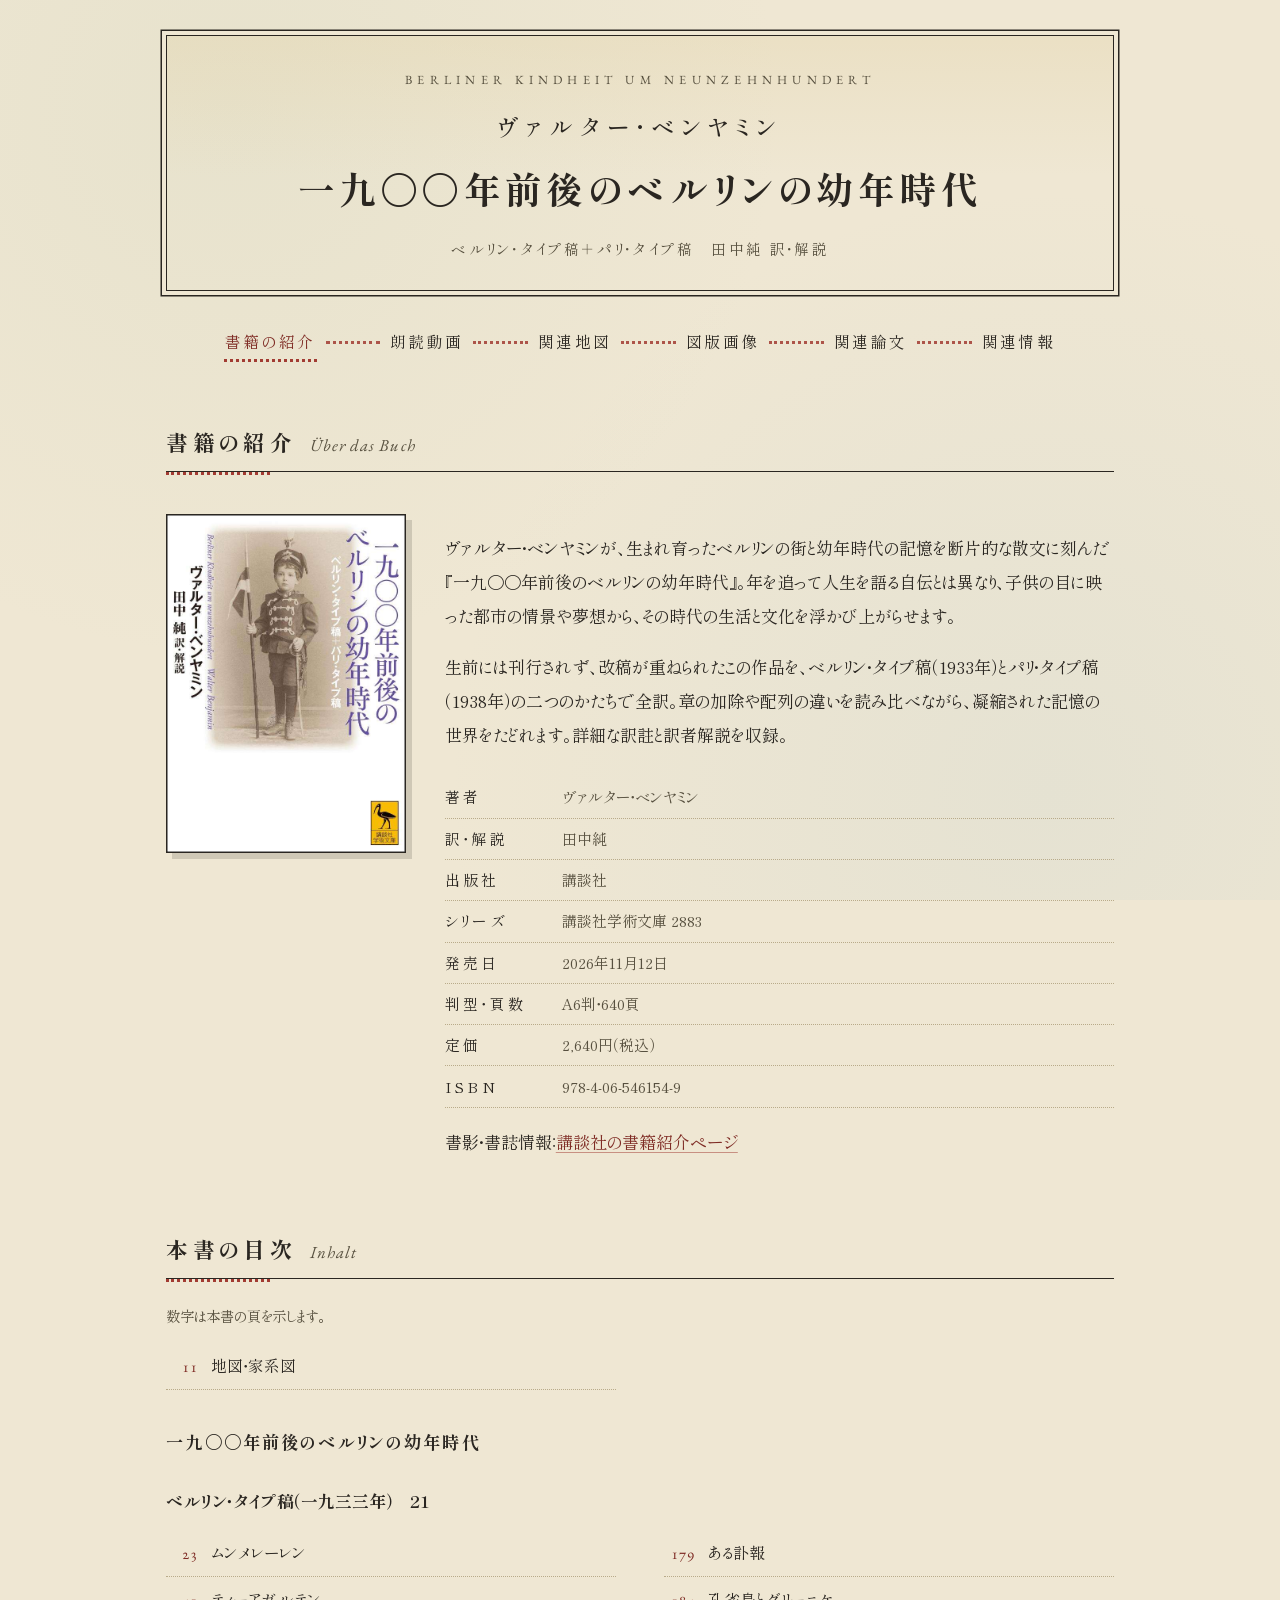
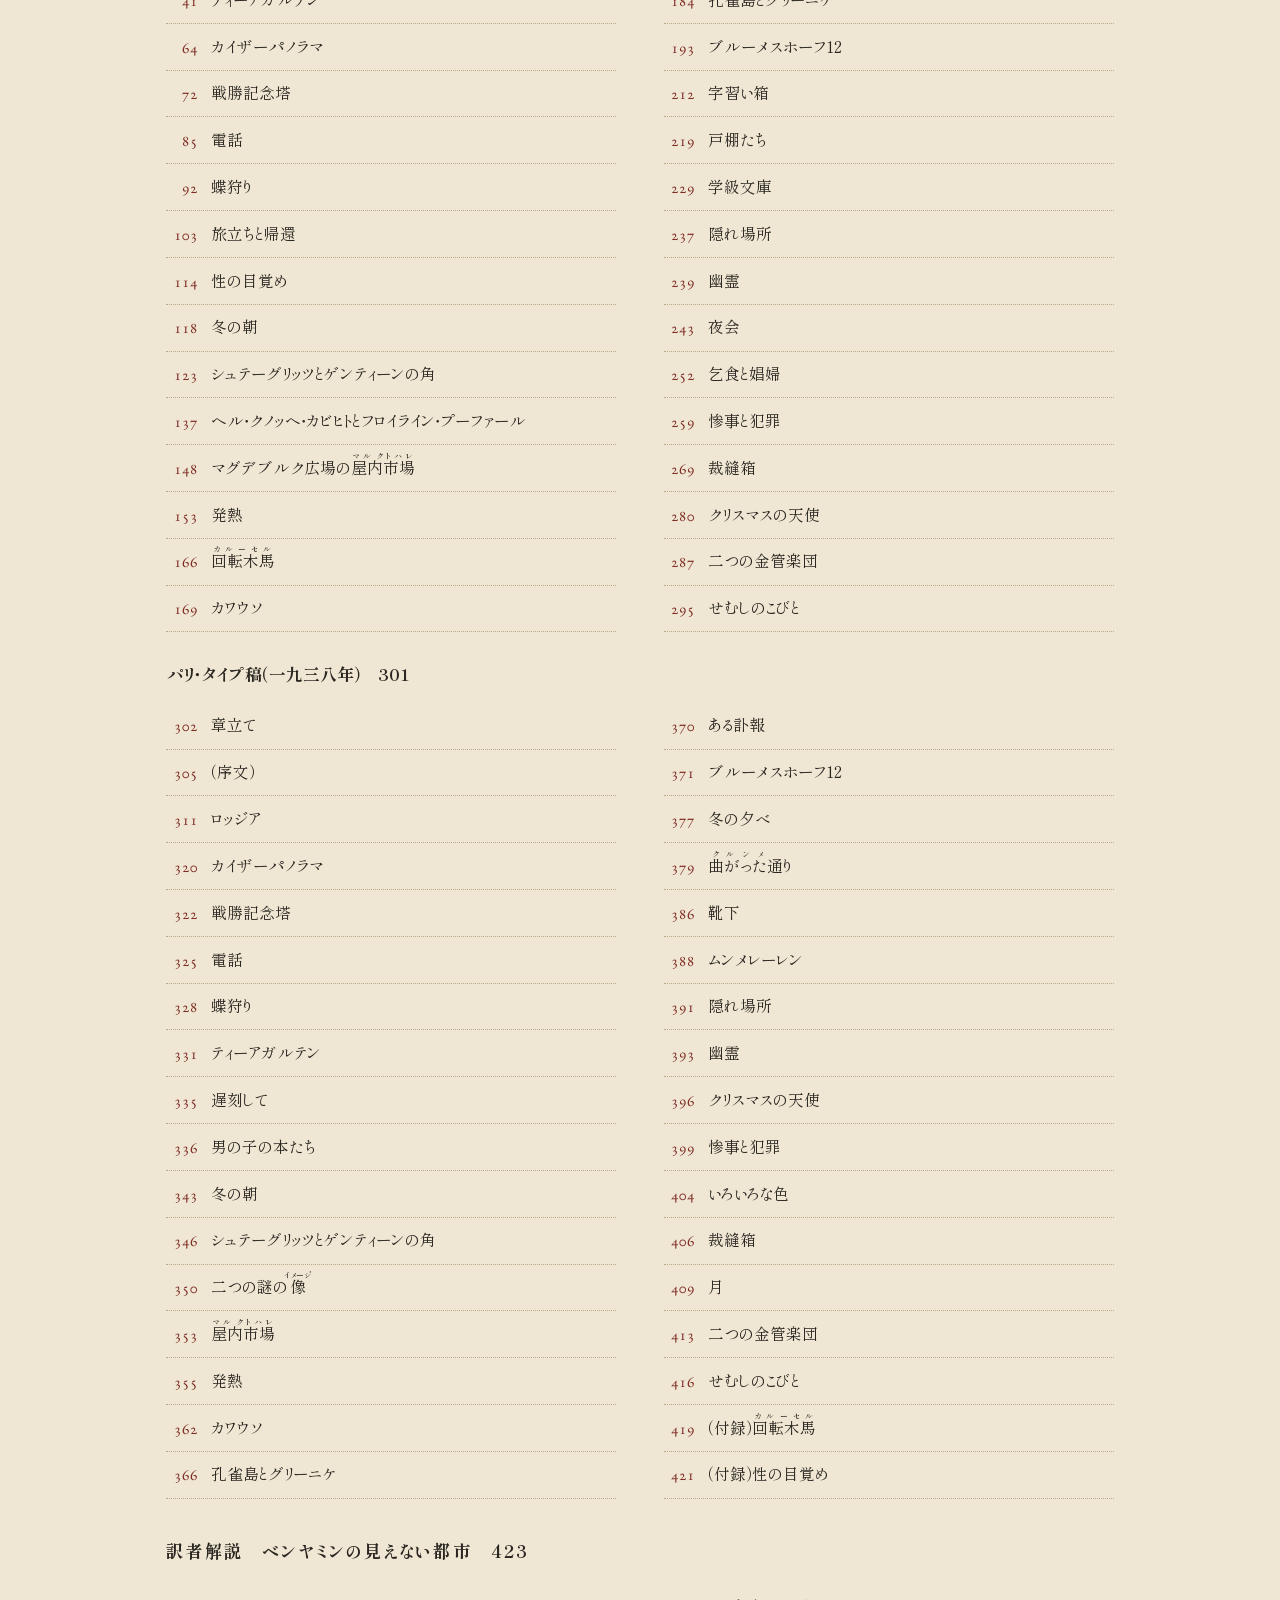
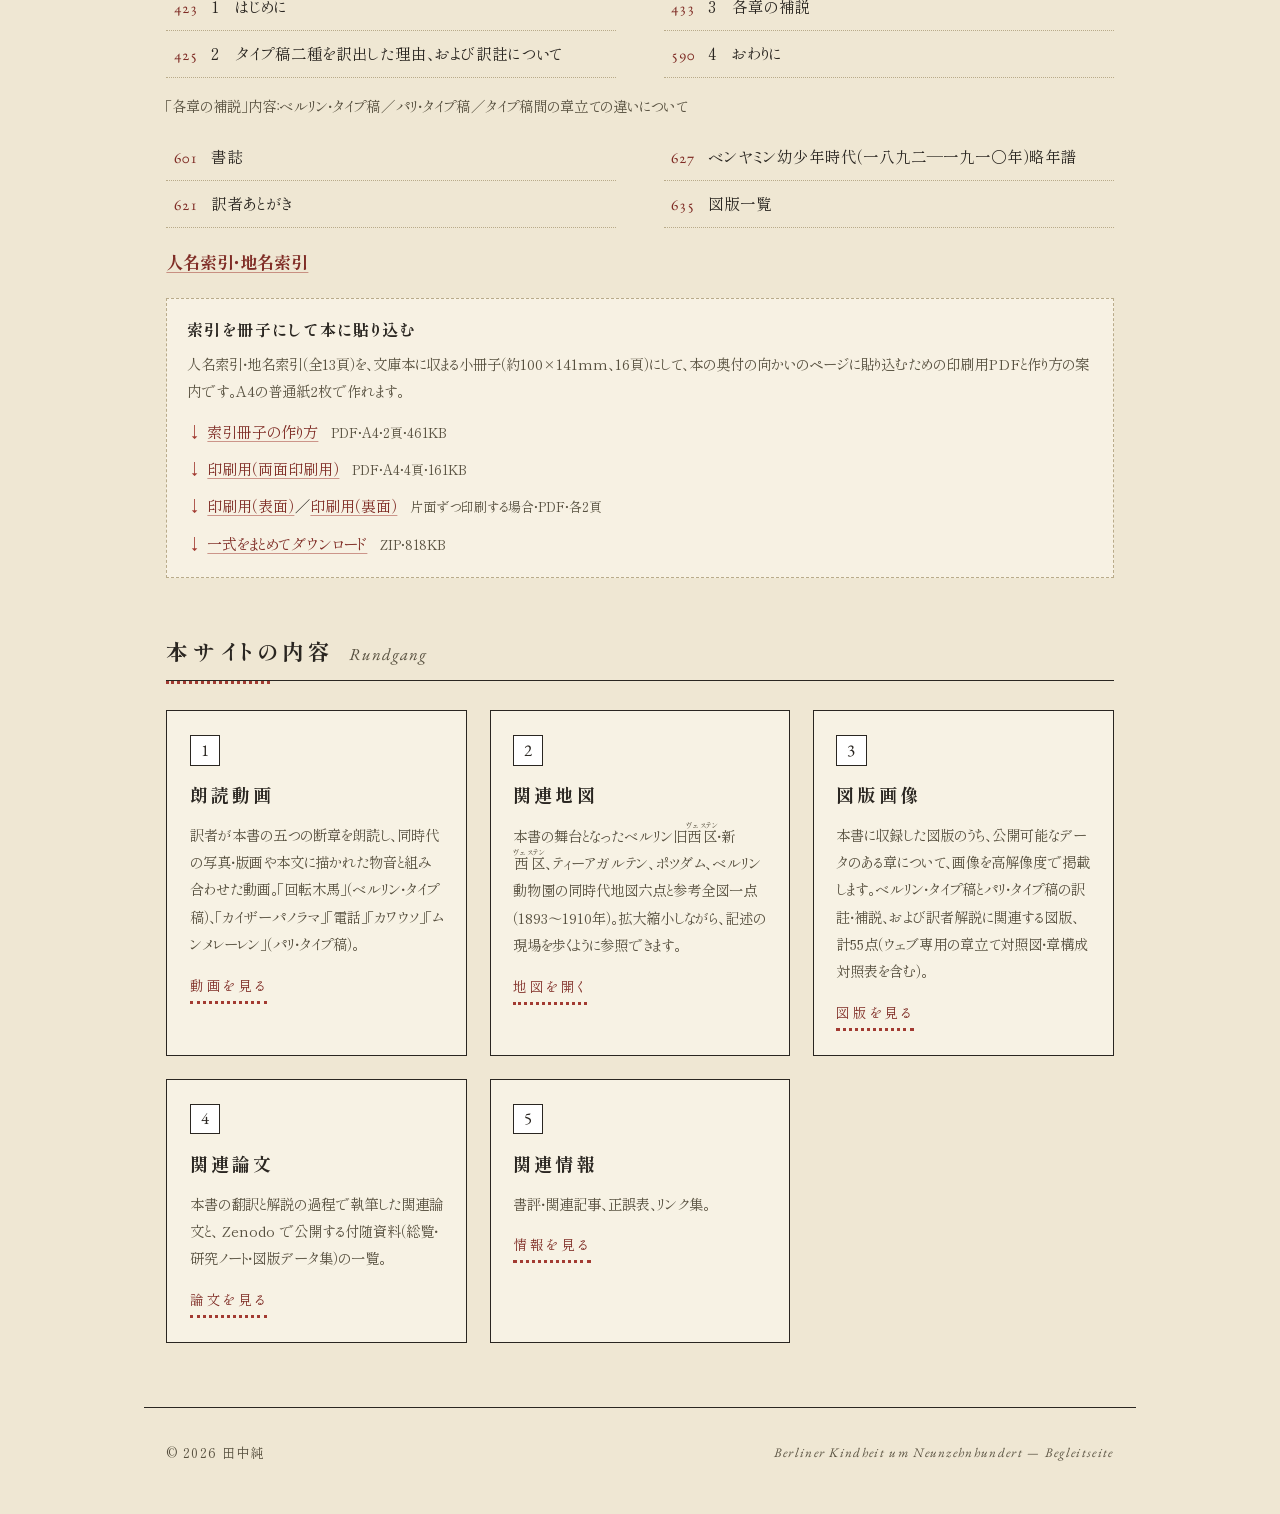
<file: index.html>
<!DOCTYPE html>
<html lang="ja">
<head>
<meta charset="UTF-8">
<meta name="viewport" content="width=device-width, initial-scale=1.0">
<title>ベンヤミン『一九〇〇年前後のベルリンの幼年時代』刊行記念サイト</title>
<meta name="description" content="ヴァルター・ベンヤミン『一九〇〇年前後のベルリンの幼年時代』（田中純 訳・解説、講談社学術文庫）の刊行記念サイト。訳者による朗読動画5本、地図7点、図版55点、関連論文・研究資料を掲載。">
<meta property="og:title" content="ベンヤミン『一九〇〇年前後のベルリンの幼年時代』刊行記念サイト">
<meta property="og:description" content="田中純 訳・解説（講談社学術文庫、2026年11月12日発売）。朗読動画、関連地図、図版画像、関連論文、索引冊子。">
<meta property="og:image" content="https://berliner-kindheit.jp/images/ogp/index.jpg">
<meta property="og:image:width" content="1200">
<meta property="og:image:height" content="630">
<meta property="og:url" content="https://berliner-kindheit.jp/">
<meta property="og:type" content="website">
<meta property="og:site_name" content="ベンヤミン『一九〇〇年前後のベルリンの幼年時代』刊行記念サイト">
<meta property="og:locale" content="ja_JP">
<meta name="twitter:card" content="summary_large_image">
<link rel="preconnect" href="https://fonts.googleapis.com">
<link rel="preconnect" href="https://fonts.gstatic.com" crossorigin>
<link href="https://fonts.googleapis.com/css2?family=Shippori+Mincho:wght@400;500;700&amp;family=EB+Garamond:ital@0;1&amp;display=swap" rel="stylesheet">
<link rel="stylesheet" href="assets/style.css?v=zitat1">
</head>
<body>

<header class="cartouche">
  <div class="cartouche-box">
    <p class="ueber">Berliner Kindheit um Neunzehnhundert</p>
    <h1>
      <span class="autor">ヴァルター・ベンヤミン</span>
      一九〇〇年前後のベルリンの幼年時代
    </h1>
    <p class="unter">ベルリン・タイプ稿＋パリ・タイプ稿　田中純 訳・解説</p>
  </div>
</header>

<nav class="route" aria-label="サイト内経路">
  <ol>
    <li><a href="index.html" aria-current="page">書籍の紹介</a></li>
    <li><a href="readings.html">朗読動画</a></li>
    <li><a href="maps.html">関連地図</a></li>
    <li><a href="figures.html">図版画像</a></li>
    <li><a href="papers.html">関連論文</a></li>
    <li><a href="info.html">関連情報</a></li>
  </ol>
</nav>

<main class="frame">

  <section id="buch" aria-labelledby="buch-titel">
    <h2 class="abschnitt" id="buch-titel">書籍の紹介<span class="latin">Über das Buch</span>
</h2>

    <div class="buch">
<figure class="schutzumschlag" aria-label="書影"><a href="https://www.kodansha.co.jp/book/products/0000433825" data-goatcounter-click="ext-kodansha-index" data-goatcounter-title="講談社書籍ページへ（index）"><img src="images/cover.jpg" width="599" height="850" alt="『一九〇〇年前後のベルリンの幼年時代　ベルリン・タイプ稿＋パリ・タイプ稿』書影"></a></figure>
<div>
<p>ヴァルター・ベンヤミンが、生まれ育ったベルリンの街と幼年時代の記憶を断片的な散文に刻んだ『一九〇〇年前後のベルリンの幼年時代』。年を追って人生を語る自伝とは異なり、子供の目に映った都市の情景や夢想から、その時代の生活と文化を浮かび上がらせます。</p>
<p>生前には刊行されず、改稿が重ねられたこの作品を、ベルリン・タイプ稿（1933年）とパリ・タイプ稿（1938年）の二つのかたちで全訳。章の加除や配列の違いを読み比べながら、凝縮された記憶の世界をたどれます。詳細な訳註と訳者解説を収録。</p>
<ul class="bibliografie">
<li>
<span class="feld">著者</span><span>ヴァルター・ベンヤミン</span>
</li>
<li>
<span class="feld">訳・解説</span><span>田中純</span>
</li>
<li>
<span class="feld">出版社</span><span>講談社</span>
</li>
<li>
<span class="feld">シリーズ</span><span>講談社学術文庫 2883</span>
</li>
<li>
<span class="feld">発売日</span><span>2026年11月12日</span>
</li>
<li>
<span class="feld">判型・頁数</span><span>A6判・640頁</span>
</li>
<li>
<span class="feld">定価</span><span>2,640円（税込）</span>
</li>
<li>
<span class="feld">ISBN</span><span>978-4-06-546154-9</span>
</li>
</ul>
<p class="quelle">書影・書誌情報：<a href="https://www.kodansha.co.jp/book/products/0000433825" data-goatcounter-click="ext-kodansha-index" data-goatcounter-title="講談社書籍ページへ（index）">講談社の書籍紹介ページ</a></p>
</div>
</div>
  </section>

  <section id="inhalt" class="inhalt" aria-labelledby="inhalt-titel"><h2 class="abschnitt" id="inhalt-titel">本書の目次<span class="latin">Inhalt</span>
</h2>
<p class="hinweis">数字は本書の頁を示します。</p>
<ol><li>
<span class="nr">11</span><span>地図・家系図</span>
</li></ol>
<h3>一九〇〇年前後のベルリンの幼年時代</h3>
<h4>ベルリン・タイプ稿（一九三三年）　21</h4>
<ol>
<li>
<span class="nr">23</span><span>ムンメレーレン</span>
</li>
<li>
<span class="nr">41</span><span>ティーアガルテン</span>
</li>
<li>
<span class="nr">64</span><span>カイザーパノラマ</span>
</li>
<li>
<span class="nr">72</span><span>戦勝記念塔</span>
</li>
<li>
<span class="nr">85</span><span>電話</span>
</li>
<li>
<span class="nr">92</span><span>蝶狩り</span>
</li>
<li>
<span class="nr">103</span><span>旅立ちと帰還</span>
</li>
<li>
<span class="nr">114</span><span>性の目覚め</span>
</li>
<li>
<span class="nr">118</span><span>冬の朝</span>
</li>
<li>
<span class="nr">123</span><span>シュテーグリッツとゲンティーンの角</span>
</li>
<li>
<span class="nr">137</span><span>ヘル・クノッヘ・カビヒトとフロイライン・プーファール</span>
</li>
<li>
<span class="nr">148</span><span>マグデブルク広場の<ruby>屋内市場<rt>マルクトハレ</rt></ruby></span>
</li>
<li>
<span class="nr">153</span><span>発熱</span>
</li>
<li>
<span class="nr">166</span><span><ruby>回転木馬<rt>カルーセル</rt></ruby></span>
</li>
<li>
<span class="nr">169</span><span>カワウソ</span>
</li>
<li>
<span class="nr">179</span><span>ある訃報</span>
</li>
<li>
<span class="nr">184</span><span>孔雀島とグリーニケ</span>
</li>
<li>
<span class="nr">193</span><span>ブルーメスホーフ12</span>
</li>
<li>
<span class="nr">212</span><span>字習い箱</span>
</li>
<li>
<span class="nr">219</span><span>戸棚たち</span>
</li>
<li>
<span class="nr">229</span><span>学級文庫</span>
</li>
<li>
<span class="nr">237</span><span>隠れ場所</span>
</li>
<li>
<span class="nr">239</span><span>幽霊</span>
</li>
<li>
<span class="nr">243</span><span>夜会</span>
</li>
<li>
<span class="nr">252</span><span>乞食と娼婦</span>
</li>
<li>
<span class="nr">259</span><span>惨事と犯罪</span>
</li>
<li>
<span class="nr">269</span><span>裁縫箱</span>
</li>
<li>
<span class="nr">280</span><span>クリスマスの天使</span>
</li>
<li>
<span class="nr">287</span><span>二つの金管楽団</span>
</li>
<li>
<span class="nr">295</span><span>せむしのこびと</span>
</li>
</ol>
<h4>パリ・タイプ稿（一九三八年）　301</h4>
<ol>
<li>
<span class="nr">302</span><span>章立て</span>
</li>
<li>
<span class="nr">305</span><span>（序文）</span>
</li>
<li>
<span class="nr">311</span><span>ロッジア</span>
</li>
<li>
<span class="nr">320</span><span>カイザーパノラマ</span>
</li>
<li>
<span class="nr">322</span><span>戦勝記念塔</span>
</li>
<li>
<span class="nr">325</span><span>電話</span>
</li>
<li>
<span class="nr">328</span><span>蝶狩り</span>
</li>
<li>
<span class="nr">331</span><span>ティーアガルテン</span>
</li>
<li>
<span class="nr">335</span><span>遅刻して</span>
</li>
<li>
<span class="nr">336</span><span>男の子の本たち</span>
</li>
<li>
<span class="nr">343</span><span>冬の朝</span>
</li>
<li>
<span class="nr">346</span><span>シュテーグリッツとゲンティーンの角</span>
</li>
<li>
<span class="nr">350</span><span>二つの謎の<ruby>像<rt>イメージ</rt></ruby></span>
</li>
<li>
<span class="nr">353</span><span><ruby>屋内市場<rt>マルクトハレ</rt></ruby></span>
</li>
<li>
<span class="nr">355</span><span>発熱</span>
</li>
<li>
<span class="nr">362</span><span>カワウソ</span>
</li>
<li>
<span class="nr">366</span><span>孔雀島とグリーニケ</span>
</li>
<li>
<span class="nr">370</span><span>ある訃報</span>
</li>
<li>
<span class="nr">371</span><span>ブルーメスホーフ12</span>
</li>
<li>
<span class="nr">377</span><span>冬の夕べ</span>
</li>
<li>
<span class="nr">379</span><span><ruby>曲がった<rt>クルンメ</rt></ruby>通り</span>
</li>
<li>
<span class="nr">386</span><span>靴下</span>
</li>
<li>
<span class="nr">388</span><span>ムンメレーレン</span>
</li>
<li>
<span class="nr">391</span><span>隠れ場所</span>
</li>
<li>
<span class="nr">393</span><span>幽霊</span>
</li>
<li>
<span class="nr">396</span><span>クリスマスの天使</span>
</li>
<li>
<span class="nr">399</span><span>惨事と犯罪</span>
</li>
<li>
<span class="nr">404</span><span>いろいろな色</span>
</li>
<li>
<span class="nr">406</span><span>裁縫箱</span>
</li>
<li>
<span class="nr">409</span><span>月</span>
</li>
<li>
<span class="nr">413</span><span>二つの金管楽団</span>
</li>
<li>
<span class="nr">416</span><span>せむしのこびと</span>
</li>
<li>
<span class="nr">419</span><span>（付録）<ruby>回転木馬<rt>カルーセル</rt></ruby></span>
</li>
<li>
<span class="nr">421</span><span>（付録）性の目覚め</span>
</li>
</ol>
<h3>訳者解説　ベンヤミンの見えない都市　423</h3>
<ol>
<li>
<span class="nr">423</span><span>1　はじめに</span>
</li>
<li>
<span class="nr">425</span><span>2　タイプ稿二種を訳出した理由、および訳註について</span>
</li>
<li>
<span class="nr">433</span><span>3　各章の補説</span>
</li>
<li>
<span class="nr">590</span><span>4　おわりに</span>
</li>
</ol>
<p class="hinweis">「各章の補説」内容：ベルリン・タイプ稿／パリ・タイプ稿／タイプ稿間の章立ての違いについて</p>
<ol>
<li>
<span class="nr">601</span><span>書誌</span>
</li>
<li>
<span class="nr">621</span><span>訳者あとがき</span>
</li>
<li>
<span class="nr">627</span><span>ベンヤミン幼少年時代（一八九二―一九一〇年）略年譜</span>
</li>
<li>
<span class="nr">635</span><span>図版一覧</span>
</li>
</ol>
<p><a href="https://apx.kds.ltd/9784065461549/" data-goatcounter-click="ext-sakuin-kds" data-goatcounter-title="講談社の索引ページへ"><strong>人名索引・地名索引</strong></a></p>
<div class="sakuin-heft">
<h3 class="sakuin-titel">索引を冊子にして本に貼り込む</h3>
<p class="hinweis">人名索引・地名索引（全13頁）を、文庫本に収まる小冊子（約100×141mm、16頁）にして、本の奥付の向かいのページに貼り込むための印刷用PDFと作り方の案内です。A4の普通紙2枚で作れます。</p>
<ul class="dl-liste">
<li><a href="downloads/sakuin/sakuin-anleitung.pdf" data-goatcounter-click="dl-sakuin-anleitung.pdf" data-goatcounter-title="索引冊子ダウンロード：sakuin-anleitung.pdf" download="索引冊子の作り方.pdf">索引冊子の作り方</a><span class="dl-info">PDF・A4・2頁・461KB</span></li>
<li><a href="downloads/sakuin/sakuin-druck-duplex.pdf" data-goatcounter-click="dl-sakuin-druck-duplex.pdf" data-goatcounter-title="索引冊子ダウンロード：sakuin-druck-duplex.pdf" download="索引冊子_印刷用_両面.pdf">印刷用（両面印刷用）</a><span class="dl-info">PDF・A4・4頁・161KB</span></li>
<li><a href="downloads/sakuin/sakuin-druck-vorderseite.pdf" data-goatcounter-click="dl-sakuin-druck-vorderseite.pdf" data-goatcounter-title="索引冊子ダウンロード：sakuin-druck-vorderseite.pdf" download="索引冊子_印刷用_表面.pdf">印刷用（表面）</a>／<a href="downloads/sakuin/sakuin-druck-rueckseite.pdf" data-goatcounter-click="dl-sakuin-druck-rueckseite.pdf" data-goatcounter-title="索引冊子ダウンロード：sakuin-druck-rueckseite.pdf" download="索引冊子_印刷用_裏面.pdf">印刷用（裏面）</a><span class="dl-info">片面ずつ印刷する場合・PDF・各2頁</span></li>
<li><a href="downloads/sakuin/sakuin-heft-komplett.zip" data-goatcounter-click="dl-sakuin-heft-komplett.zip" data-goatcounter-title="索引冊子ダウンロード：sakuin-heft-komplett.zip" download="索引冊子キット.zip">一式をまとめてダウンロード</a><span class="dl-info">ZIP・818KB</span></li>
</ul>
</div></section>

  <section id="zweige" aria-labelledby="zweige-titel">
    <h2 class="abschnitt" id="zweige-titel">本サイトの内容<span class="latin">Rundgang</span>
</h2>
    <div class="zweige">
      <a class="zweig" href="readings.html">
        <span class="kennziffer">1</span>
        <h3>朗読動画</h3>
        <p>訳者が本書の五つの断章を朗読し、同時代の写真・版画や本文に描かれた物音と組み合わせた動画。「回転木馬」（ベルリン・タイプ稿）、「カイザーパノラマ」「電話」「カワウソ」「ムンメレーレン」（パリ・タイプ稿）。</p>
        <span class="weiter">動画を見る</span>
      </a>
      <a class="zweig" href="maps.html">
        <span class="kennziffer">2</span>
        <h3>関連地図</h3>
        <p>本書の舞台となったベルリン旧<ruby>西区<rt>ヴェステン</rt></ruby>・新<ruby>西区<rt>ヴェステン</rt></ruby>、ティーアガルテン、ポツダム、ベルリン動物園の同時代地図六点と参考全図一点（1893〜1910年）。拡大縮小しながら、記述の現場を歩くように参照できます。</p>
        <span class="weiter">地図を開く</span>
      </a>
      <a class="zweig" href="figures.html">
        <span class="kennziffer">3</span>
        <h3>図版画像</h3>
        <p>本書に収録した図版のうち、公開可能なデータのある章について、画像を高解像度で掲載します。ベルリン・タイプ稿とパリ・タイプ稿の訳註・補説、および訳者解説に関連する図版、計55点（ウェブ専用の章立て対照図・章構成対照表を含む）。</p>
        <span class="weiter">図版を見る</span>
      </a>
      <a class="zweig" href="papers.html">
        <span class="kennziffer">4</span>
        <h3>関連論文</h3>
        <p>
          本書の翻訳と解説の過程で執筆した関連論文と、
          Zenodo で公開する付随資料（総覧・研究ノート・図版データ集）の一覧。
        </p>
        <span class="weiter">論文を見る</span>
      </a>
      <a class="zweig" href="info.html">
        <span class="kennziffer">5</span>
        <h3>関連情報</h3>
        <p>書評・関連記事、正誤表、リンク集。</p>
        <span class="weiter">情報を見る</span>
      </a>
    </div>
  </section>

</main>

<footer class="impressum">
  <span>© 2026 田中純</span>
  <span class="latin">Berliner Kindheit um Neunzehnhundert — Begleitseite</span>
</footer>

<script data-goatcounter="https://tanajun2026.goatcounter.com/count" async src="https://gc.zgo.at/count.js"></script>
</body>
</html>
</file>
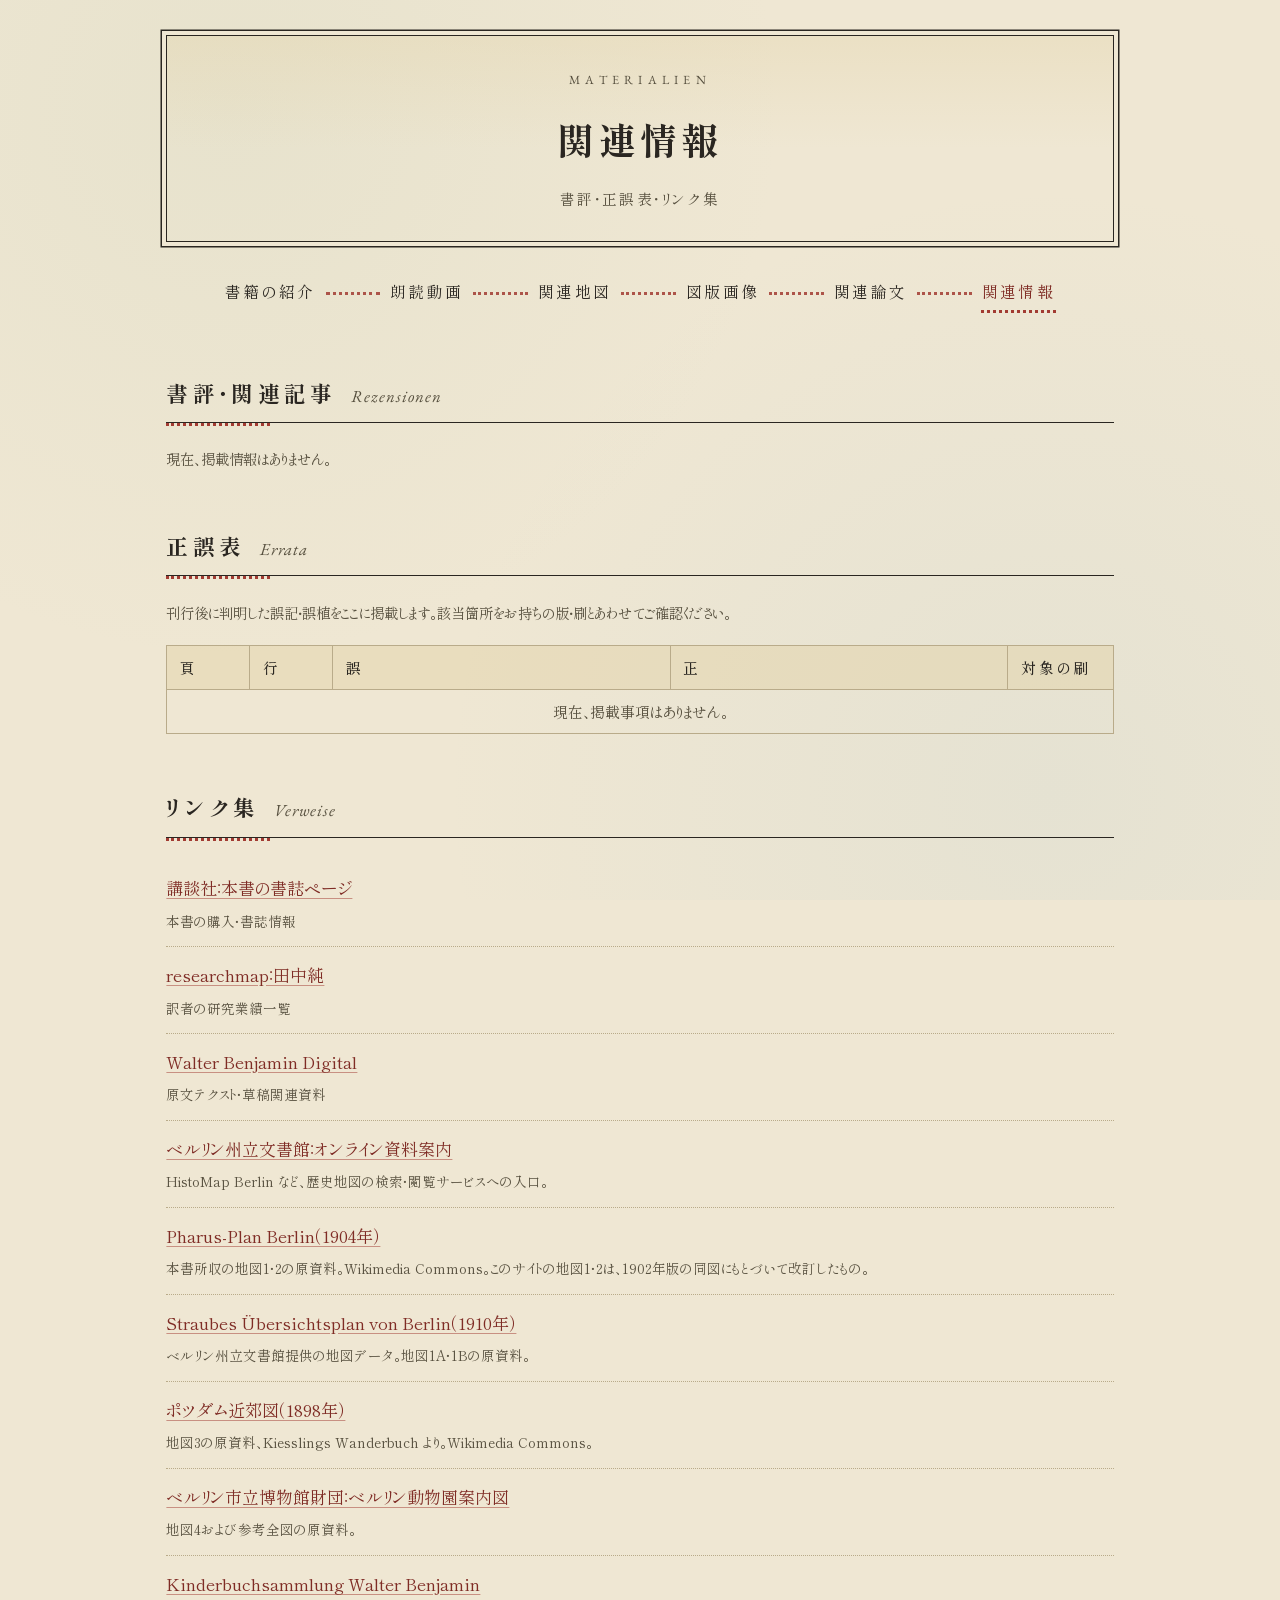
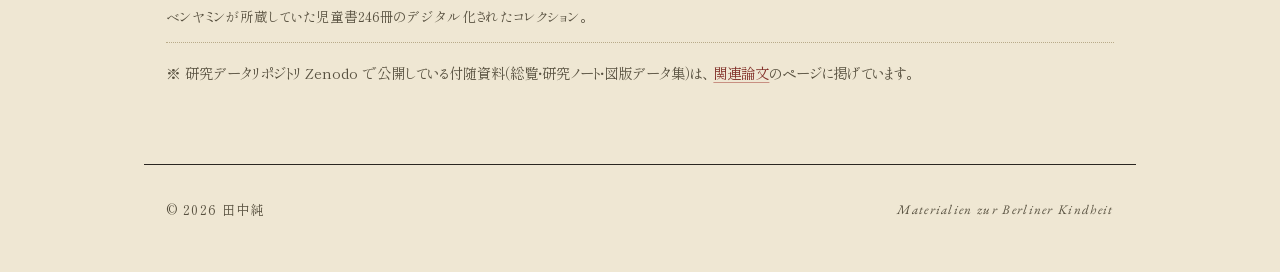
<file: info.html>
<!DOCTYPE html>
<html lang="ja">
<head>
<meta charset="UTF-8">
<meta name="viewport" content="width=device-width, initial-scale=1.0">
<title>関連情報｜『一九〇〇年前後のベルリンの幼年時代』刊行記念サイト</title>
<meta name="description" content="『一九〇〇年前後のベルリンの幼年時代』の書評・関連記事、正誤表、リンク集。">
<meta property="og:title" content="関連情報｜『一九〇〇年前後のベルリンの幼年時代』">
<meta property="og:description" content="書評・関連記事、正誤表、リンク集。">
<meta property="og:image" content="https://berliner-kindheit.jp/images/ogp/info.jpg?v=2">
<meta property="og:image:width" content="1200">
<meta property="og:image:height" content="630">
<meta property="og:url" content="https://berliner-kindheit.jp/info.html">
<meta property="og:type" content="article">
<meta property="og:site_name" content="ベンヤミン『一九〇〇年前後のベルリンの幼年時代』刊行記念サイト">
<meta property="og:locale" content="ja_JP">
<meta name="twitter:card" content="summary_large_image">
<link rel="preconnect" href="https://fonts.googleapis.com">
<link rel="preconnect" href="https://fonts.gstatic.com" crossorigin>
<link href="https://fonts.googleapis.com/css2?family=Shippori+Mincho:wght@400;500;700&amp;family=EB+Garamond:ital@0;1&amp;display=swap" rel="stylesheet">
<link rel="stylesheet" href="assets/style.css?v=zitat1">
</head>
<body>

<header class="cartouche">
  <div class="cartouche-box">
    <p class="ueber">Materialien</p>
    <h1>関連情報</h1>
    <p class="unter">書評・正誤表・リンク集</p>
  </div>
</header>

<nav class="route" aria-label="サイト内経路">
  <ol>
    <li><a href="index.html">書籍の紹介</a></li>
    <li><a href="readings.html">朗読動画</a></li>
    <li><a href="maps.html">関連地図</a></li>
    <li><a href="figures.html">図版画像</a></li>
    <li><a href="papers.html">関連論文</a></li>
    <li><a href="info.html" aria-current="page">関連情報</a></li>
  </ol>
</nav>

<main class="frame">

  <section aria-labelledby="reviews-titel"><h2 class="abschnitt" id="reviews-titel">書評・関連記事<span class="latin">Rezensionen</span>
</h2>
<p class="hinweis">現在、掲載情報はありません。</p></section><section aria-labelledby="errata-titel">
    <h2 class="abschnitt" id="errata-titel">正誤表<span class="latin">Errata</span>
</h2>
    <p class="hinweis">
      刊行後に判明した誤記・誤植をここに掲載します。該当箇所をお持ちの版・刷とあわせてご確認ください。
    </p>
    <table class="tafel">
      <thead>
        <tr>
          <th style="width:5.5em">頁</th>
          <th style="width:5.5em">行</th>
          <th>誤</th>
          <th>正</th>
          <th style="width:7em">対象の刷</th>
        </tr>
      </thead>
      <tbody>
        <tr>
          <td colspan="5" style="text-align:center; color:var(--ink-soft);">
            現在、掲載事項はありません。
          </td>
        </tr>
      </tbody>
    </table>
  </section>

  <section aria-labelledby="links-titel">
    <h2 class="abschnitt" id="links-titel">リンク集<span class="latin">Verweise</span>
</h2>
    <ul class="verweise">
<li>
<a href="https://www.kodansha.co.jp/book/products/0000433825" data-goatcounter-click="ext-kodansha-info" data-goatcounter-title="講談社書籍ページへ（info）">講談社：本書の書誌ページ</a><span class="wozu">本書の購入・書誌情報</span>
</li>
<li>
<a href="https://researchmap.jp/tanajun">researchmap：田中純</a><span class="wozu">訳者の研究業績一覧</span>
</li>
<li>
<a href="https://walter-benjamin.online/">Walter Benjamin Digital</a><span class="wozu">原文テクスト・草稿関連資料</span>
</li>
<li>
<a href="https://landesarchiv-berlin.de/uebersicht-der-online-recherche">ベルリン州立文書館：オンライン資料案内</a><span class="wozu">HistoMap Berlin など、歴史地図の検索・閲覧サービスへの入口。</span>
</li>
<li>
<a href="https://commons.wikimedia.org/wiki/File:Berlin_Pharus-Plan_c1905.jpg">Pharus-Plan Berlin（1904年）</a><span class="wozu">本書所収の地図1・2の原資料。Wikimedia Commons。このサイトの地図1・2は、1902年版の同図にもとづいて改訂したもの。</span>
</li>
<li>
<a href="https://daten.berlin.de/datensaetze/straubes-ubersichtsplan-von-berlin-historische-mitte-wms-1aa30716">Straubes Übersichtsplan von Berlin（1910年）</a><span class="wozu">ベルリン州立文書館提供の地図データ。地図1A・1Bの原資料。</span>
</li>
<li>
<a href="https://commons.wikimedia.org/wiki/File:Umgegend_von_Potsdam_(Kiesslings_Wanderbuch_1898).jpg">ポツダム近郊図（1898年）</a><span class="wozu">地図3の原資料、Kiesslings Wanderbuch より。Wikimedia Commons。</span>
</li>
<li>
<a href="https://sammlung-online.berlin.museum/Details/Index/262378">ベルリン市立博物館財団：ベルリン動物園案内図</a><span class="wozu">地図4および参考全図の原資料。</span>
</li>
<li>
<a href="https://sammlungen.ub.uni-frankfurt.de/benjamin/nav/index/all" lang="de">Kinderbuchsammlung Walter Benjamin</a><span class="wozu">ベンヤミンが所蔵していた児童書246冊のデジタル化されたコレクション。</span>
</li>
</ul>
    </section>

  <p class="hinweis">
    ※ 研究データリポジトリ Zenodo で公開している付随資料（総覧・研究ノート・図版データ集）は、
    <a href="papers.html#zenodo-titel">関連論文</a>のページに掲げています。
  </p>

<script>
  /* 旧来のページ内リンク（info.html#zenodo-titel）を関連論文のページへ転送 */
  if (location.hash === '#zenodo-titel') location.replace('papers.html#zenodo-titel');
</script>

  </main>

<footer class="impressum">
  <span>© 2026 田中純</span>
  <span class="latin">Materialien zur Berliner Kindheit</span>
</footer>

<script data-goatcounter="https://tanajun2026.goatcounter.com/count" async src="https://gc.zgo.at/count.js"></script>
</body>
</html>
</file>
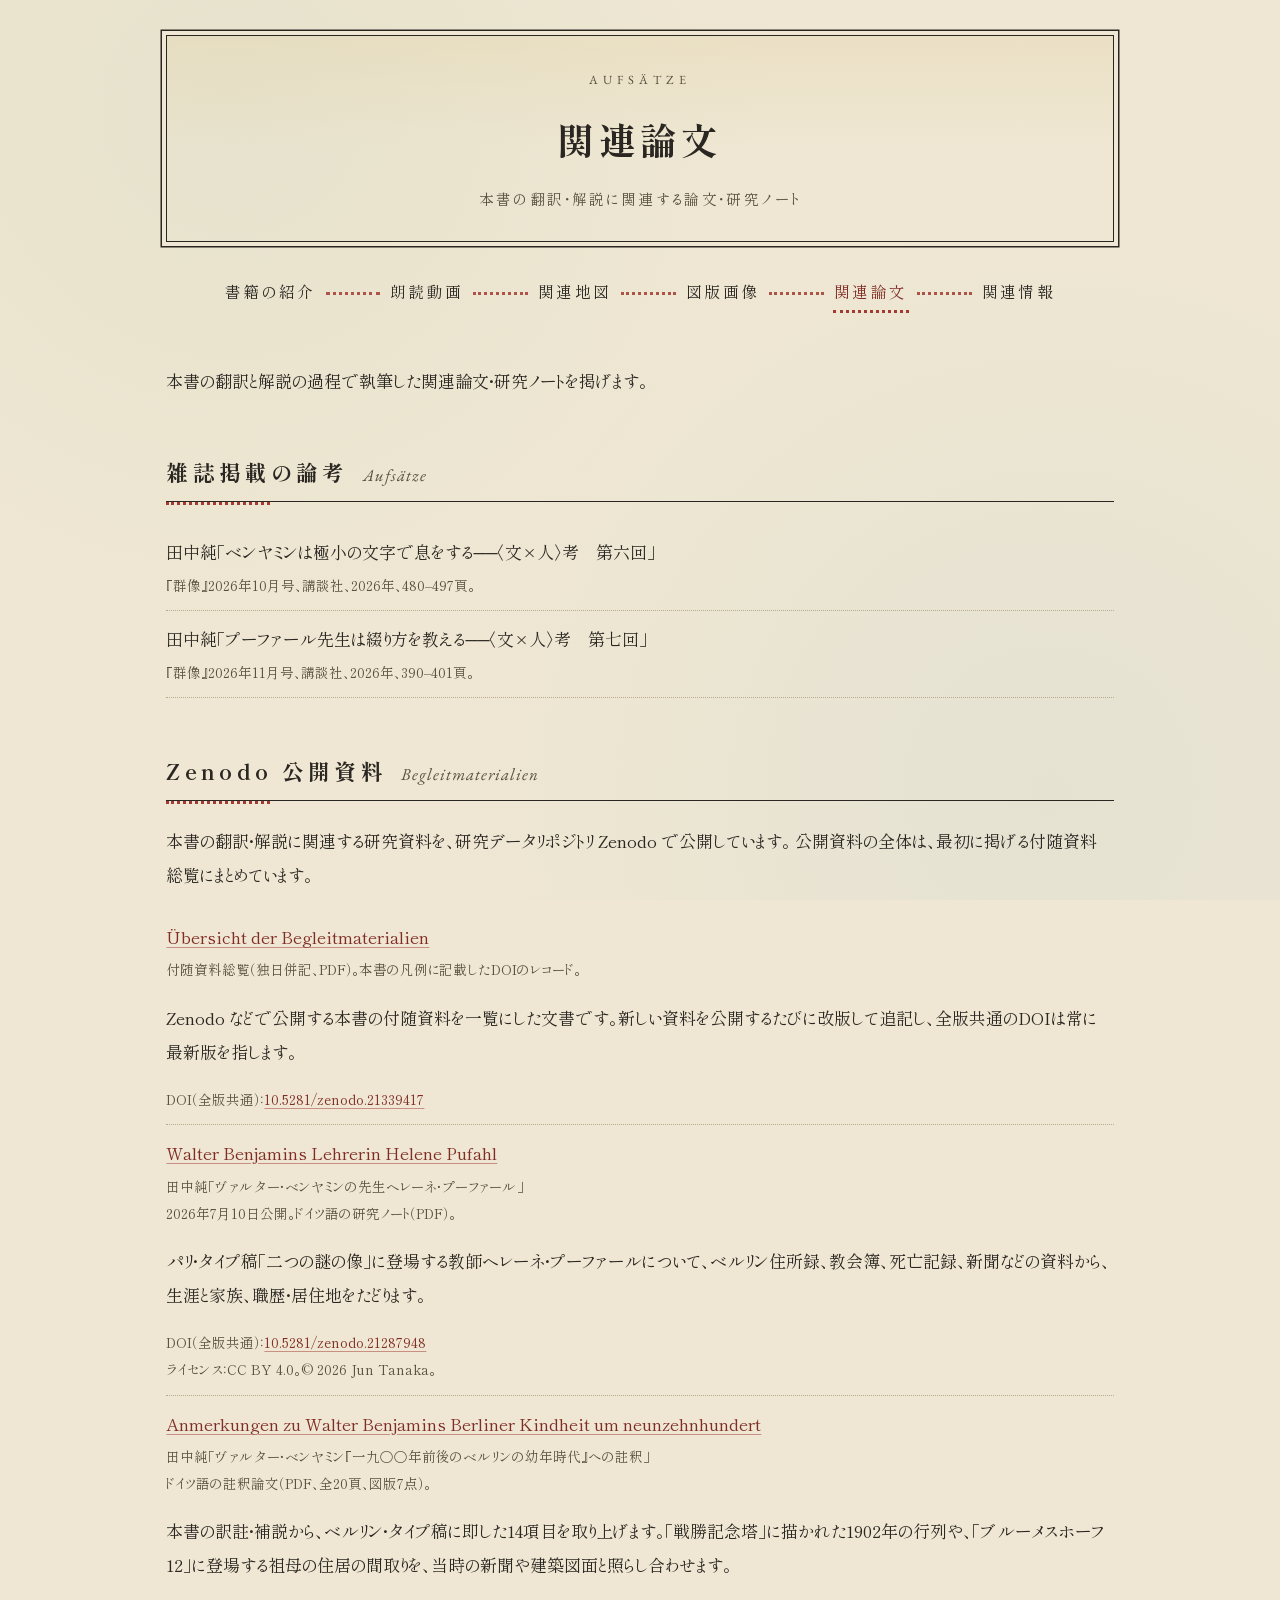
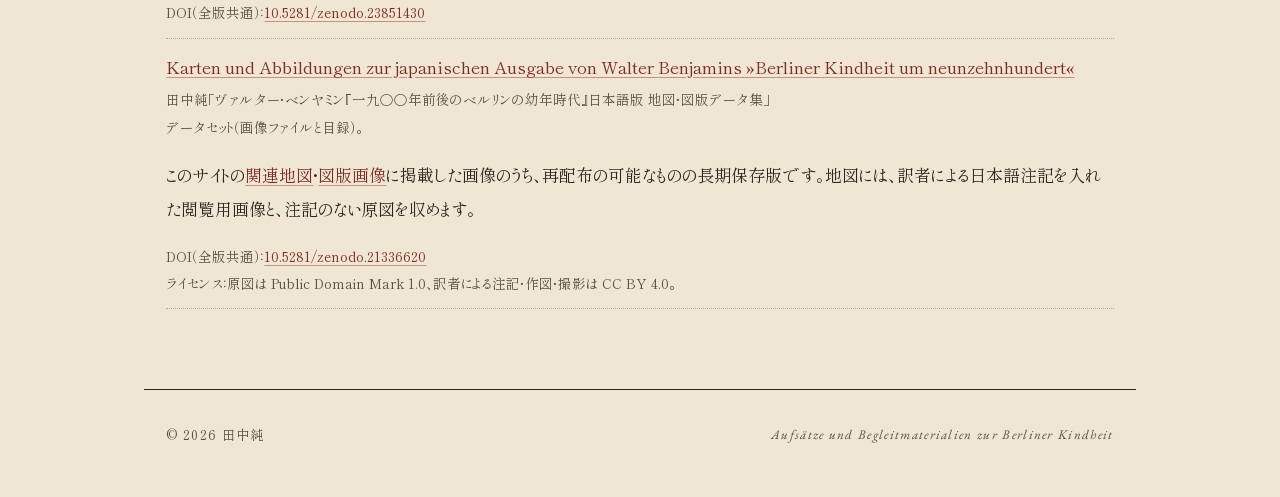
<file: papers.html>
<!DOCTYPE html>
<html lang="ja">
<head>
<meta charset="UTF-8">
<meta name="viewport" content="width=device-width, initial-scale=1.0">
<title>関連論文｜『一九〇〇年前後のベルリンの幼年時代』刊行記念サイト</title>
<meta name="description" content="『一九〇〇年前後のベルリンの幼年時代』の翻訳・解説に関連する訳者の論文・研究ノートの一覧。Zenodo で公開する付随資料総覧・研究ノート・図版データ集を含む。">
<meta property="og:title" content="関連論文｜『一九〇〇年前後のベルリンの幼年時代』">
<meta property="og:description" content="翻訳・解説に関連する訳者・田中純の論文・研究ノートの一覧。Zenodo 公開資料を含む。">
<meta property="og:image" content="https://berliner-kindheit.jp/images/ogp/papers.jpg">
<meta property="og:image:width" content="1200">
<meta property="og:image:height" content="630">
<meta property="og:url" content="https://berliner-kindheit.jp/papers.html">
<meta property="og:type" content="article">
<meta property="og:site_name" content="ベンヤミン『一九〇〇年前後のベルリンの幼年時代』刊行記念サイト">
<meta property="og:locale" content="ja_JP">
<meta name="twitter:card" content="summary_large_image">
<link rel="preconnect" href="https://fonts.googleapis.com">
<link rel="preconnect" href="https://fonts.gstatic.com" crossorigin>
<link href="https://fonts.googleapis.com/css2?family=Shippori+Mincho:wght@400;500;700&amp;family=EB+Garamond:ital@0;1&amp;display=swap" rel="stylesheet">
<link rel="stylesheet" href="assets/style.css?v=zitat1">
</head>
<body>

<header class="cartouche">
  <div class="cartouche-box">
    <p class="ueber">Aufsätze</p>
    <h1>関連論文</h1>
    <p class="unter">本書の翻訳・解説に関連する論文・研究ノート</p>
  </div>
</header>

<nav class="route" aria-label="サイト内経路">
  <ol>
    <li><a href="index.html">書籍の紹介</a></li>
    <li><a href="readings.html">朗読動画</a></li>
    <li><a href="maps.html">関連地図</a></li>
    <li><a href="figures.html">図版画像</a></li>
    <li><a href="papers.html" aria-current="page">関連論文</a></li>
    <li><a href="info.html">関連情報</a></li>
  </ol>
</nav>

<main class="frame">

  <p>
    本書の翻訳と解説の過程で執筆した関連論文・研究ノートを掲げます。
  </p>

  <section aria-labelledby="aufsaetze-titel">
    <h2 class="abschnitt" id="aufsaetze-titel">雑誌掲載の論考<span class="latin">Aufsätze</span>
</h2>
  <ul class="verweise">
<li>田中純「ベンヤミンは極小の文字で息をする──〈文×人〉考　第六回」<span class="wozu">『群像』2026年10月号、講談社、2026年、480–497頁。</span>
</li>
<li>田中純「プーファール先生は綴り方を教える──〈文×人〉考　第七回」<span class="wozu">『群像』2026年11月号、講談社、2026年、390–401頁。</span>
</li>
</ul>
  </section>

  <section aria-labelledby="zenodo-titel">
    <h2 class="abschnitt" id="zenodo-titel">Zenodo 公開資料<span class="latin">Begleitmaterialien</span>
</h2>
    <p>
      本書の翻訳・解説に関連する研究資料を、研究データリポジトリ Zenodo で公開しています。
      公開資料の全体は、最初に掲げる付随資料総覧にまとめています。
    </p>
<ul class="verweise"><li>
<a href="https://doi.org/10.5281/zenodo.21339417" lang="de">Übersicht der Begleitmaterialien</a><span class="wozu">付随資料総覧（独日併記、PDF）。本書の凡例に記載したDOIのレコード。</span>
<p>Zenodo などで公開する本書の付随資料を一覧にした文書です。新しい資料を公開するたびに改版して追記し、全版共通のDOIは常に最新版を指します。</p>
<span class="wozu">DOI（全版共通）：<a href="https://doi.org/10.5281/zenodo.21339417">10.5281/zenodo.21339417</a></span>
</li>
<li>
<a href="https://doi.org/10.5281/zenodo.21287948" lang="de">Walter Benjamins Lehrerin Helene Pufahl</a><span class="wozu">田中純「ヴァルター・ベンヤミンの先生ヘレーネ・プーファール」<br>2026年7月10日公開。ドイツ語の研究ノート（PDF）。</span>
<p>パリ・タイプ稿「二つの謎の像」に登場する教師ヘレーネ・プーファールについて、ベルリン住所録、教会簿、死亡記録、新聞などの資料から、生涯と家族、職歴・居住地をたどります。</p>
<span class="wozu">DOI（全版共通）：<a href="https://doi.org/10.5281/zenodo.21287948">10.5281/zenodo.21287948</a><br>ライセンス：CC BY 4.0。© 2026 Jun Tanaka。</span>
</li>
<li>
<a href="https://doi.org/10.5281/zenodo.23851430" lang="de">Anmerkungen zu Walter Benjamins Berliner Kindheit um neunzehnhundert</a><span class="wozu">田中純「ヴァルター・ベンヤミン『一九〇〇年前後のベルリンの幼年時代』への註釈」<br>ドイツ語の註釈論文（PDF、全20頁、図版7点）。</span>
<p>本書の訳註・補説から、ベルリン・タイプ稿に即した14項目を取り上げます。「戦勝記念塔」に描かれた1902年の行列や、「ブルーメスホーフ12」に登場する祖母の住居の間取りを、当時の新聞や建築図面と照らし合わせます。</p>
<span class="wozu">DOI（全版共通）：<a href="https://doi.org/10.5281/zenodo.23851430">10.5281/zenodo.23851430</a></span>
</li>
<li>
<a href="https://doi.org/10.5281/zenodo.21336620" lang="de">Karten und Abbildungen zur japanischen Ausgabe von Walter Benjamins »Berliner Kindheit um neunzehnhundert«</a><span class="wozu">田中純「ヴァルター・ベンヤミン『一九〇〇年前後のベルリンの幼年時代』日本語版 地図・図版データ集」<br>データセット（画像ファイルと目録）。</span>
<p>このサイトの<a href="maps.html">関連地図</a>・<a href="figures.html">図版画像</a>に掲載した画像のうち、再配布の可能なものの長期保存版です。地図には、訳者による日本語注記を入れた閲覧用画像と、注記のない原図を収めます。</p>
<span class="wozu">DOI（全版共通）：<a href="https://doi.org/10.5281/zenodo.21336620">10.5281/zenodo.21336620</a><br>ライセンス：原図は Public Domain Mark 1.0、訳者による注記・作図・撮影は CC BY 4.0。</span>
</li></ul>
  </section>

</main>

<footer class="impressum">
  <span>© 2026 田中純</span>
  <span class="latin">Aufsätze und Begleitmaterialien zur Berliner Kindheit</span>
</footer>

<script data-goatcounter="https://tanajun2026.goatcounter.com/count" async src="https://gc.zgo.at/count.js"></script>
</body>
</html>
</file>
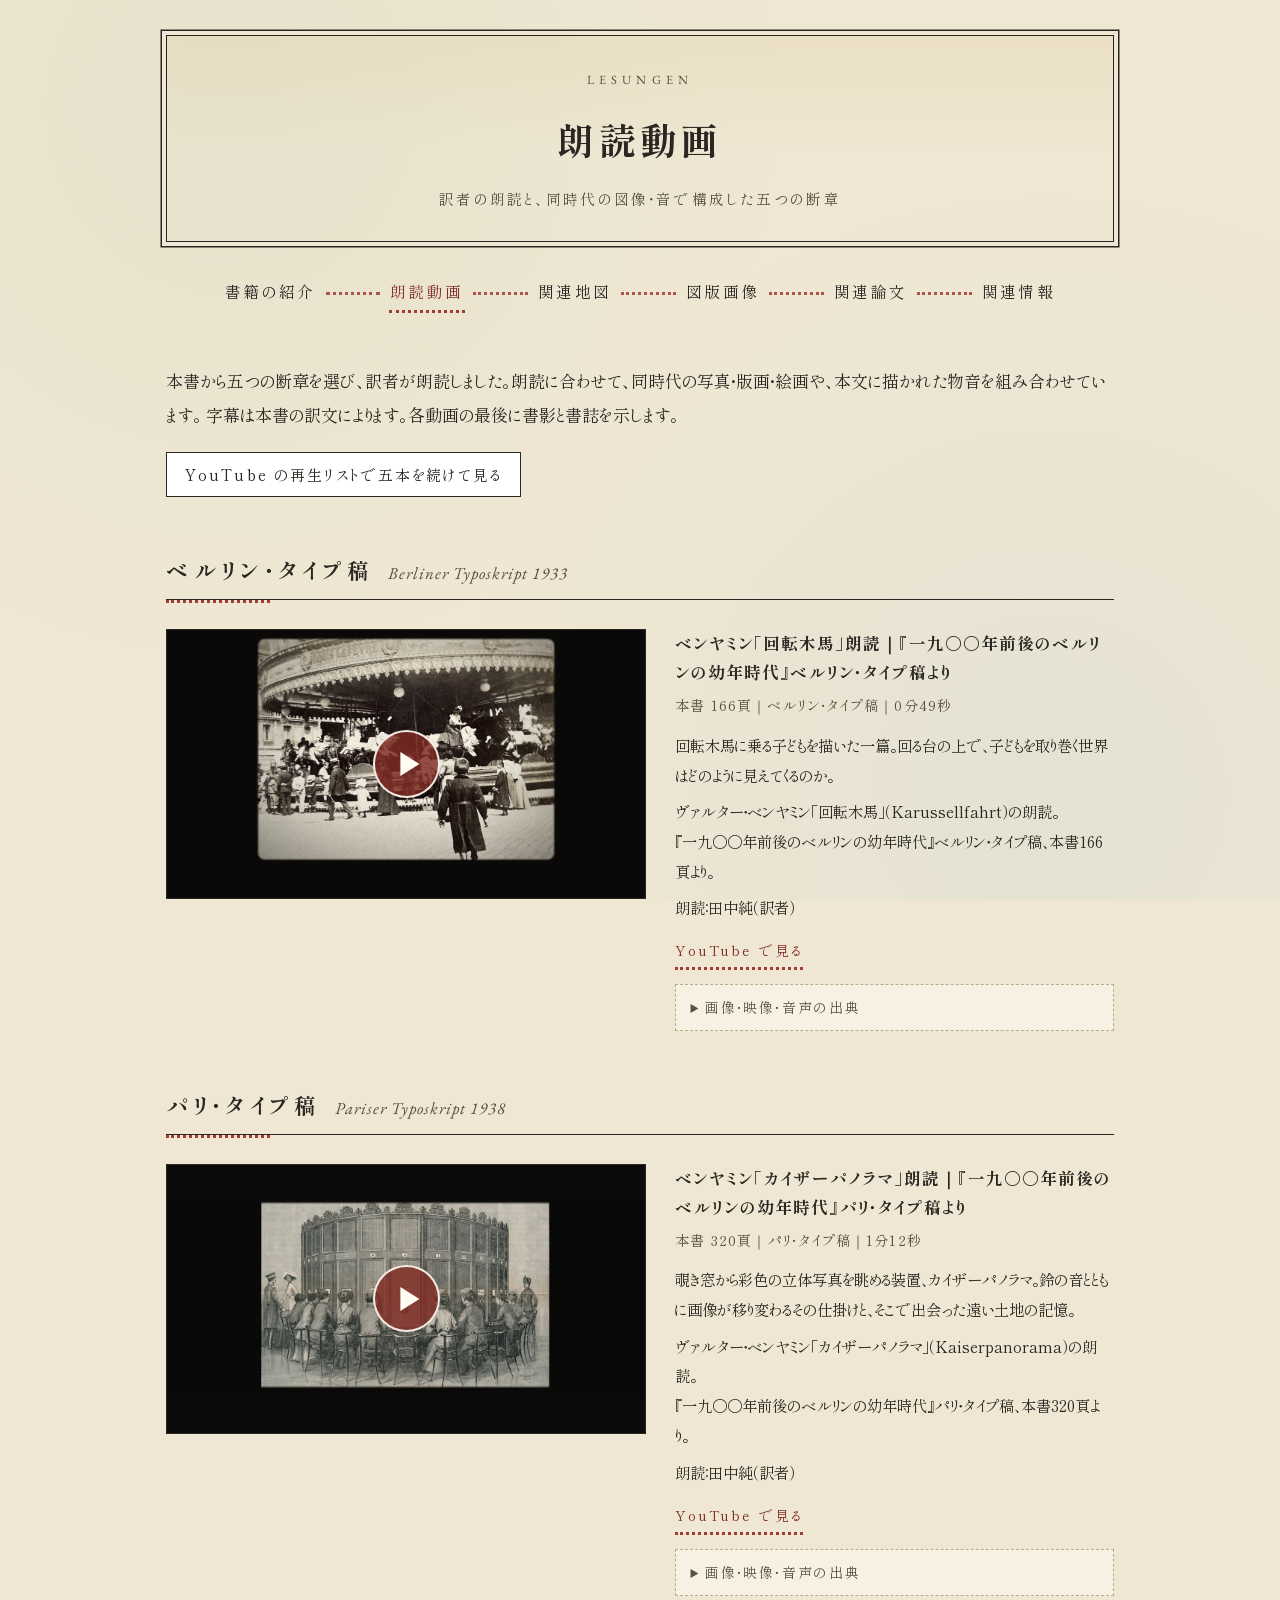
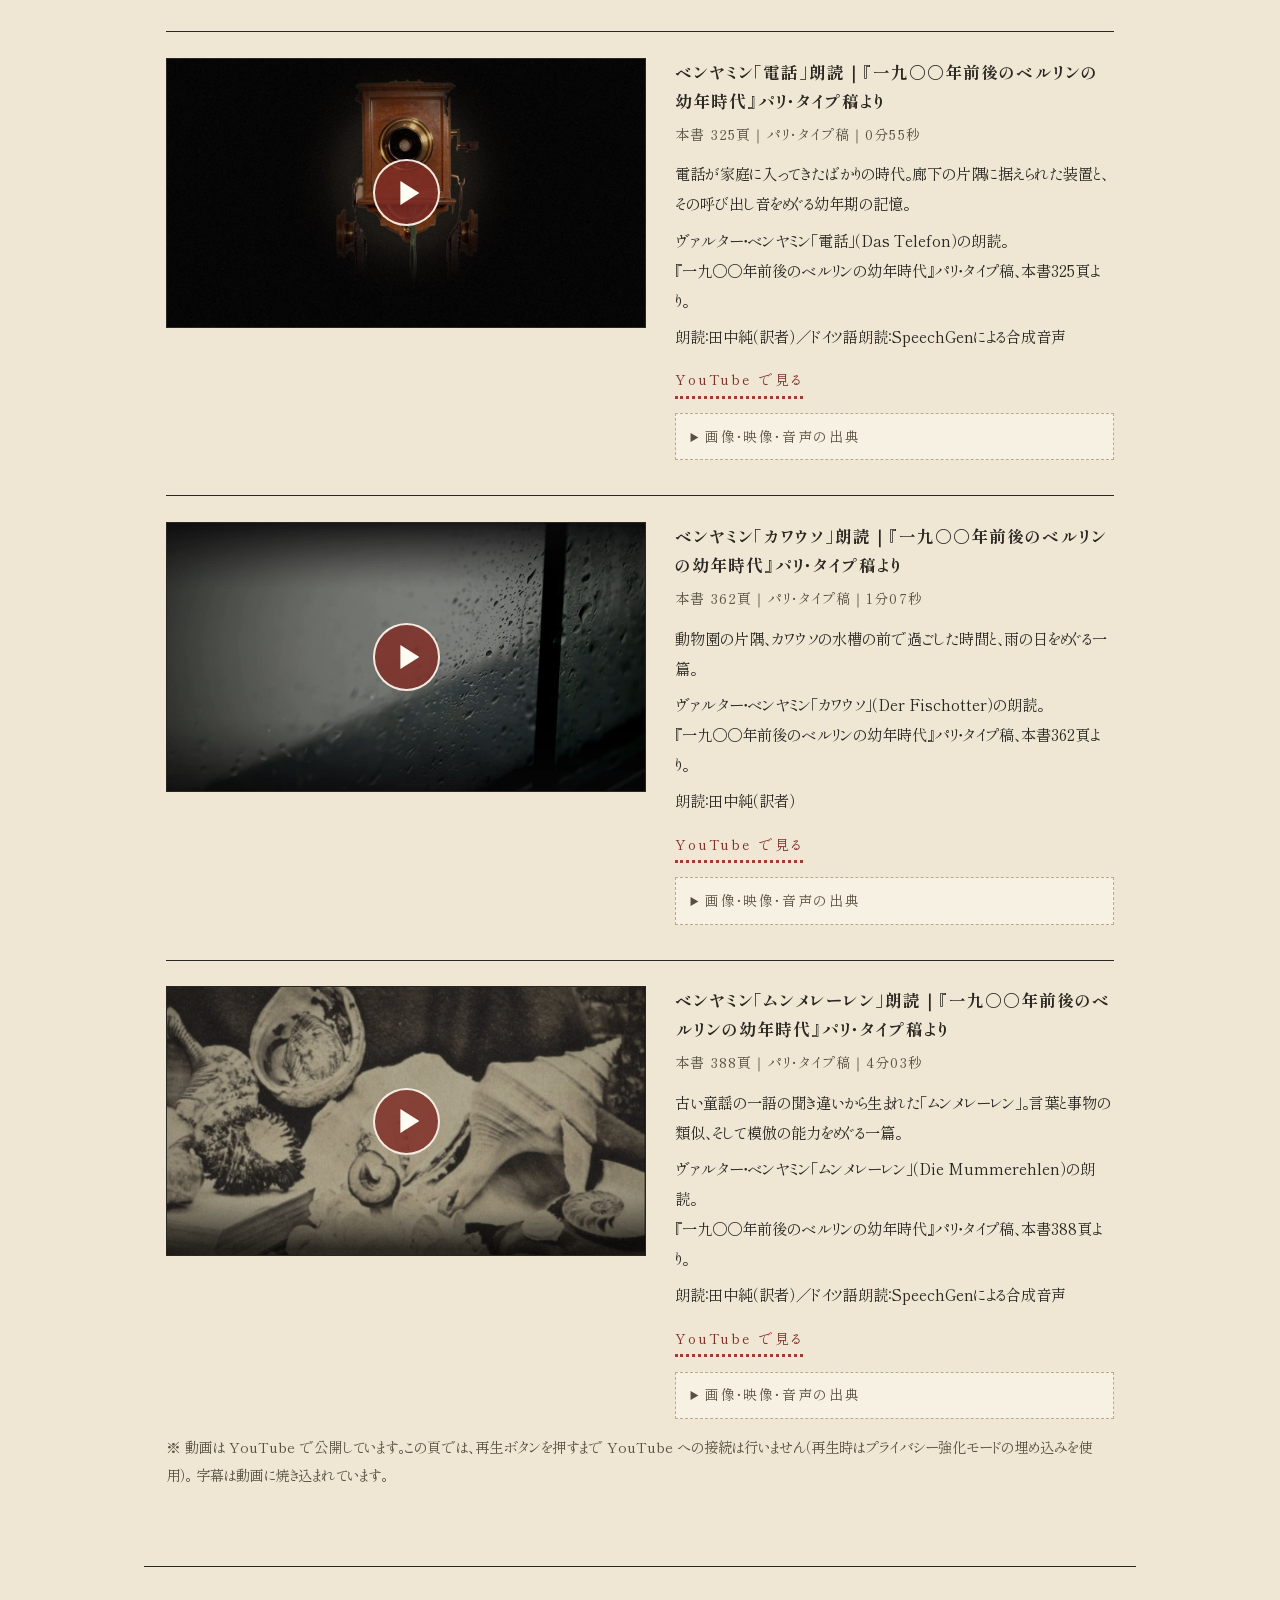
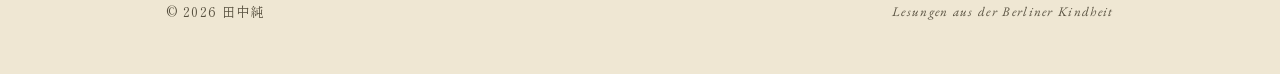
<file: readings.html>
<!DOCTYPE html>
<html lang="ja">
<head>
<meta charset="UTF-8">
<meta name="viewport" content="width=device-width, initial-scale=1.0">
<title>朗読動画｜『一九〇〇年前後のベルリンの幼年時代』刊行記念サイト</title>
<meta name="description" content="訳者・田中純が『一九〇〇年前後のベルリンの幼年時代』の五つの断章を朗読し、同時代の図像や音と組み合わせた動画。収録頁と図像・音源の出典を付します。">
<meta property="og:title" content="朗読動画｜『一九〇〇年前後のベルリンの幼年時代』">
<meta property="og:description" content="訳者による朗読と、同時代の図像・音で構成した五つの断章。">
<meta property="og:image" content="https://berliner-kindheit.jp/videos/posters/kaiserpanorama.jpg">
<meta property="og:url" content="https://berliner-kindheit.jp/readings.html">
<meta property="og:type" content="article">
<meta property="og:site_name" content="ベンヤミン『一九〇〇年前後のベルリンの幼年時代』刊行記念サイト">
<meta property="og:locale" content="ja_JP">
<meta name="twitter:card" content="summary_large_image">
<link rel="preconnect" href="https://fonts.googleapis.com">
<link rel="preconnect" href="https://fonts.gstatic.com" crossorigin>
<link href="https://fonts.googleapis.com/css2?family=Shippori+Mincho:wght@400;500;700&amp;family=EB+Garamond:ital@0;1&amp;display=swap" rel="stylesheet">
<link rel="stylesheet" href="assets/style.css?v=zitat1">
</head>
<body>

<header class="cartouche">
  <div class="cartouche-box">
    <p class="ueber">Lesungen</p>
    <h1>朗読動画</h1>
    <p class="unter">訳者の朗読と、同時代の図像・音で構成した五つの断章</p>
  </div>
</header>

<nav class="route" aria-label="サイト内経路">
  <ol>
    <li><a href="index.html">書籍の紹介</a></li>
    <li><a href="readings.html" aria-current="page">朗読動画</a></li>
    <li><a href="maps.html">関連地図</a></li>
    <li><a href="figures.html">図版画像</a></li>
    <li><a href="papers.html">関連論文</a></li>
    <li><a href="info.html">関連情報</a></li>
  </ol>
</nav>

<main class="frame">

  <p>
    本書から五つの断章を選び、訳者が朗読しました。朗読に合わせて、同時代の写真・版画・絵画や、本文に描かれた物音を組み合わせています。
    字幕は本書の訳文によります。各動画の最後に書影と書誌を示します。
  </p>
  <p class="playlist" data-playlist="PLJKpcLGJimWU">
    <a class="playlist-link" data-goatcounter-click="ext-youtube-playlist" data-goatcounter-title="YouTube再生リストへ" href="https://www.youtube.com/playlist?list=PLJKpcLGJimWU">YouTube の再生リストで五本を続けて見る</a>
    <span class="playlist-wartet" hidden>YouTube の再生リストを公開しています。</span>
  </p>

  <section aria-labelledby="berlin-titel">
    <h2 class="abschnitt" id="berlin-titel">ベルリン・タイプ稿<span class="latin">Berliner Typoskript 1933</span></h2>

    <article class="lesung" id="karussell">
      <div class="film" data-youtube="https://youtu.be/Eyn0IwencEk" data-titel="ベンヤミン「回転木馬」朗読｜『一九〇〇年前後のベルリンの幼年時代』ベルリン・タイプ稿より">
        <img src="videos/posters/karussell.jpg" width="1280" height="720" alt="朗読動画「回転木馬」の一場面：1900年前後の回転木馬の写真" loading="lazy">
        <button type="button" class="abspielen"><span class="sr">「回転木馬」を再生</span></button>
        <span class="wartet-marke">公開準備中</span>
      </div>
      <div class="lesung-text">
        <h3>ベンヤミン「回転木馬」朗読｜『一九〇〇年前後のベルリンの幼年時代』ベルリン・タイプ稿より</h3>
        <p class="angaben">本書 166頁｜ベルリン・タイプ稿｜0分49秒</p>
        <p>回転木馬に乗る子どもを描いた一篇。回る台の上で、子どもを取り巻く世界はどのように見えてくるのか。</p>
        <p>ヴァルター・ベンヤミン「回転木馬」（Karussellfahrt）の朗読。<br>『一九〇〇年前後のベルリンの幼年時代』ベルリン・タイプ稿、本書166頁より。</p>
        <p>朗読：田中純（訳者）</p>
        <a class="yt-link" href="https://youtu.be/Eyn0IwencEk" data-goatcounter-click="ext-youtube-Eyn0IwencEk" data-goatcounter-title="YouTubeで見る：Eyn0IwencEk" hidden>YouTube で見る</a>
        <details class="nachweis">
          <summary>画像・映像・音声の出典</summary>
          <dl>
            <dt>画像・映像</dt>
            <dd><span class="posten">Vespermann家の回転木馬</span><br>撮影者不詳、1900年頃。Friedrich Heyn製作の回転木馬（1893年製）。Markt- und Schaustellermuseum Essenの写真コレクションに由来。Kulturgut Volksfest「Bodenkarussell Vespermann 1893」掲載。<br><a href="https://kulturgut-volksfest.de/enzyklopaedie/bodenkarussell-vespermann-1893/">https://kulturgut-volksfest.de/enzyklopaedie/bodenkarussell-vespermann-1893/</a></dd>
            <dd><span class="posten">パッサウのプラーターの回転木馬</span><br>1900年頃。© Dering/Pumu München。Kulturgut Volksfest掲載。<br><a href="https://kulturgut-volksfest.de/enzyklopaedie/0-fruehe-vergnuegungsparks/">https://kulturgut-volksfest.de/enzyklopaedie/0-fruehe-vergnuegungsparks/</a></dd>
            <dd><span class="posten">パリの回転木馬のステレオ写真</span><br>1900年6月9日、アマチュア撮影（出品説明による）。eBay掲載。<br><a href="https://www.ebay.de/itm/117028797165">https://www.ebay.de/itm/117028797165</a></dd>
            <dd><span class="posten">としまえん「カルーセルエルドラド」の映像</span><br>水と緑の遊園地 としまえん、YouTube公開動画。<br><a href="https://www.youtube.com/watch?v=lMssBVs6ZE0">https://www.youtube.com/watch?v=lMssBVs6ZE0</a></dd>
            <dd><span class="posten">ロヴィス・コリント《回転木馬》（Karussell）</span><br>1903年。オルデンブルク州立美術文化博物館所蔵。Wikimedia Commons公開（原出典：Zeno.org）。Public domain。<br><a href="https://commons.wikimedia.org/wiki/File:Lovis_Corinth_Karussell_1903.jpg">https://commons.wikimedia.org/wiki/File:Lovis_Corinth_Karussell_1903.jpg</a></dd>
            <dt>音声</dt>
            <dd><span class="posten">自動オルガン</span><br>Ohrwurm《Carousel Organ.aif》、2008年。ドイツ・ブルフザールの自動楽器博物館で録音。Freesound #64562。CC0 1.0。テンポを調整。<br><a href="https://freesound.org/people/Ohrwurm/sounds/64562/">https://freesound.org/people/Ohrwurm/sounds/64562/</a></dd>
          </dl>
        </details>
      </div>
    </article>
  </section>

  <section aria-labelledby="paris-titel">
    <h2 class="abschnitt" id="paris-titel">パリ・タイプ稿<span class="latin">Pariser Typoskript 1938</span></h2>

    <article class="lesung" id="kaiserpanorama">
      <div class="film" data-youtube="https://youtu.be/DIX_JrflmS0" data-titel="ベンヤミン「カイザーパノラマ」朗読｜『一九〇〇年前後のベルリンの幼年時代』パリ・タイプ稿より">
        <img src="videos/posters/kaiserpanorama.jpg" width="1280" height="720" alt="朗読動画「カイザーパノラマ」の一場面：カイザーパノラマの図像" loading="lazy">
        <button type="button" class="abspielen"><span class="sr">「カイザーパノラマ」を再生</span></button>
        <span class="wartet-marke">公開準備中</span>
      </div>
      <div class="lesung-text">
        <h3>ベンヤミン「カイザーパノラマ」朗読｜『一九〇〇年前後のベルリンの幼年時代』パリ・タイプ稿より</h3>
        <p class="angaben">本書 320頁｜パリ・タイプ稿｜1分12秒</p>
        <p>覗き窓から彩色の立体写真を眺める装置、カイザーパノラマ。鈴の音とともに画像が移り変わるその仕掛けと、そこで出会った遠い土地の記憶。</p>
        <p>ヴァルター・ベンヤミン「カイザーパノラマ」（Kaiserpanorama）の朗読。<br>『一九〇〇年前後のベルリンの幼年時代』パリ・タイプ稿、本書320頁より。</p>
        <p>朗読：田中純（訳者）</p>
        <a class="yt-link" href="https://youtu.be/DIX_JrflmS0" data-goatcounter-click="ext-youtube-DIX_JrflmS0" data-goatcounter-title="YouTubeで見る：DIX_JrflmS0" hidden>YouTube で見る</a>
        <details class="nachweis">
          <summary>画像・映像・音声の出典</summary>
          <dl>
            <dt>画像</dt>
            <dd><span class="posten">カイザーパノラマのパンフレット</span><br>カイザーパノラマのパンフレットより、1908年。Public domain。</dd>
            <dd><span class="posten">カイザーパノラマの接眼部</span><br>Patricia Fliegauf撮影、2008年。Münchner Stadtmuseum, Sammlung Fotografie所蔵。Coding da Vinci Süd 2019公開データ。CC BY-SA 4.0。<br><a href="https://download.codingdavinci.de/index.php/s/Jjh1NeQMtUDWV1D">https://download.codingdavinci.de/index.php/s/Jjh1NeQMtUDWV1D</a><br>ライセンス：<a href="https://creativecommons.org/licenses/by-sa/4.0/deed.ja">https://creativecommons.org/licenses/by-sa/4.0/deed.ja</a></dd>
            <dd><span class="posten">カイザーパノラマ用彩色ガラス立体写真3点（シャティヨン、ヴェネツィア・ザッテレ、イゾラ・ベッラ）</span><br>August Fuhrmann製作、1900年頃。Münchner Stadtmuseum, Sammlung Fotografie所蔵。Coding da Vinci Süd 2019公開データ。CC BY-SA 4.0。一部改変。<br><a href="https://download.codingdavinci.de/index.php/s/Jjh1NeQMtUDWV1D">https://download.codingdavinci.de/index.php/s/Jjh1NeQMtUDWV1D</a><br>ライセンス：<a href="https://creativecommons.org/licenses/by-sa/4.0/deed.ja">https://creativecommons.org/licenses/by-sa/4.0/deed.ja</a></dd>
            <dt>音声</dt>
            <dd><span class="posten">鈴の音</span><br>AlaskaRobotics《service bell ring》。Freesound #221515。CC0 1.0。抜粋し、音高・余韻・音量を調整。<br><a href="https://freesound.org/people/AlaskaRobotics/sounds/221515/">https://freesound.org/people/AlaskaRobotics/sounds/221515/</a></dd>
            <dd><span class="posten">装置の作動音</span><br>LePapy《Slide projector #1》。BigSoundBank。CC0 1.0。抜粋し、音量を調整。<br><a href="https://bigsoundbank.com/slide-projector-s0867.html">https://bigsoundbank.com/slide-projector-s0867.html</a></dd>
          </dl>
        </details>
      </div>
    </article>

    <article class="lesung" id="telefon">
      <div class="film" data-youtube="https://youtu.be/P4NJoGfYGOY" data-titel="ベンヤミン「電話」朗読｜『一九〇〇年前後のベルリンの幼年時代』パリ・タイプ稿より">
        <img src="videos/posters/telefon.jpg" width="1280" height="720" alt="朗読動画「電話」の一場面：闇に浮かぶ木製の壁掛け電話" loading="lazy">
        <button type="button" class="abspielen"><span class="sr">「電話」を再生</span></button>
        <span class="wartet-marke">公開準備中</span>
      </div>
      <div class="lesung-text">
        <h3>ベンヤミン「電話」朗読｜『一九〇〇年前後のベルリンの幼年時代』パリ・タイプ稿より</h3>
        <p class="angaben">本書 325頁｜パリ・タイプ稿｜0分55秒</p>
        <p>電話が家庭に入ってきたばかりの時代。廊下の片隅に据えられた装置と、その呼び出し音をめぐる幼年期の記憶。</p>
        <p>ヴァルター・ベンヤミン「電話」（Das Telefon）の朗読。<br>『一九〇〇年前後のベルリンの幼年時代』パリ・タイプ稿、本書325頁より。</p>
        <p>朗読：田中純（訳者）／ドイツ語朗読：SpeechGenによる合成音声</p>
        <a class="yt-link" href="https://youtu.be/P4NJoGfYGOY" data-goatcounter-click="ext-youtube-P4NJoGfYGOY" data-goatcounter-title="YouTubeで見る：P4NJoGfYGOY" hidden>YouTube で見る</a>
        <details class="nachweis">
          <summary>画像・映像・音声の出典</summary>
          <dl>
            <dt>画像</dt>
            <dd><span class="posten">電話機の図版</span><br>Siemens &amp; Halske『電話機カタログ』、1912年、No.4142。British Telephones掲載。<br><a href="https://www.britishtelephones.com/siemenshalske/4142.htm">https://www.britishtelephones.com/siemenshalske/4142.htm</a></dd>
            <dd><span class="posten">電話機などの広告（Rudolph Krüger社ほか）</span><br>『Elektrotechnische Zeitschrift』1902年第27号（1902年7月3日）、広告頁VII。Public domain。</dd>
            <dd><span class="posten">壁掛け電話機の写真</span><br>Wilhelm Gurlt &amp; Co.製M97、ベルリン、1897年。© Museumsstiftung Post und Telekommunikation、資料番号4.0.27924。CC BY-SA 4.0。背景を除去して使用。<br><a href="https://onlinesammlung.museumsstiftung.de/detail/collection/7a550b47-8d94-4ef3-a17e-6576e8ebfeab">https://onlinesammlung.museumsstiftung.de/detail/collection/7a550b47-8d94-4ef3-a17e-6576e8ebfeab</a><br>ライセンス：<a href="https://creativecommons.org/licenses/by-sa/4.0/deed.ja">https://creativecommons.org/licenses/by-sa/4.0/deed.ja</a></dd>
            <dt>音声</dt>
            <dd><span class="posten">ドイツ語朗読</span><br>SpeechGenによる合成音声。<br><a href="https://speechgen.io/ja/">https://speechgen.io/ja/</a></dd>
          </dl>
        </details>
      </div>
    </article>

    <article class="lesung" id="fischotter">
      <div class="film" data-youtube="https://youtu.be/0sOESb-5his" data-titel="ベンヤミン「カワウソ」朗読｜『一九〇〇年前後のベルリンの幼年時代』パリ・タイプ稿より">
        <img src="videos/posters/fischotter.jpg" width="1280" height="720" alt="朗読動画「カワウソ」の一場面：雨滴の流れる窓" loading="lazy">
        <button type="button" class="abspielen"><span class="sr">「カワウソ」を再生</span></button>
        <span class="wartet-marke">公開準備中</span>
      </div>
      <div class="lesung-text">
        <h3>ベンヤミン「カワウソ」朗読｜『一九〇〇年前後のベルリンの幼年時代』パリ・タイプ稿より</h3>
        <p class="angaben">本書 362頁｜パリ・タイプ稿｜1分07秒</p>
        <p>動物園の片隅、カワウソの水槽の前で過ごした時間と、雨の日をめぐる一篇。</p>
        <p>ヴァルター・ベンヤミン「カワウソ」（Der Fischotter）の朗読。<br>『一九〇〇年前後のベルリンの幼年時代』パリ・タイプ稿、本書362頁より。</p>
        <p>朗読：田中純（訳者）</p>
        <a class="yt-link" href="https://youtu.be/0sOESb-5his" data-goatcounter-click="ext-youtube-0sOESb-5his" data-goatcounter-title="YouTubeで見る：0sOESb-5his" hidden>YouTube で見る</a>
        <details class="nachweis">
          <summary>画像・映像・音声の出典</summary>
          <dl>
            <dt>映像</dt>
            <dd><span class="posten">窓を伝う雨</span><br>Nino Souza《Rain Water On A Window》、2019年。Pexels #2094757。Pexels License。<br><a href="https://www.pexels.com/video/rain-water-on-a-window-2094757/">https://www.pexels.com/video/rain-water-on-a-window-2094757/</a></dd>
            <dt>音声</dt>
            <dd><span class="posten">雨音</span><br>ジダネ《Rain.ogg》、2007年4月4日。Wikimedia Commons公開。Public domain。<br><a href="https://commons.wikimedia.org/wiki/File:Rain.ogg">https://commons.wikimedia.org/wiki/File:Rain.ogg</a></dd>
          </dl>
        </details>
      </div>
    </article>

    <article class="lesung" id="mummerehlen">
      <div class="film" data-youtube="https://youtu.be/W1J1OEF7JZw" data-titel="ベンヤミン「ムンメレーレン」朗読｜『一九〇〇年前後のベルリンの幼年時代』パリ・タイプ稿より">
        <img src="videos/posters/mummerehlen.jpg" width="1280" height="720" alt="朗読動画「ムンメレーレン」の一場面：フェントンの写真に写る大きな巻貝" loading="lazy">
        <button type="button" class="abspielen"><span class="sr">「ムンメレーレン」を再生</span></button>
        <span class="wartet-marke">公開準備中</span>
      </div>
      <div class="lesung-text">
        <h3>ベンヤミン「ムンメレーレン」朗読｜『一九〇〇年前後のベルリンの幼年時代』パリ・タイプ稿より</h3>
        <p class="angaben">本書 388頁｜パリ・タイプ稿｜4分03秒</p>
        <p>古い童謡の一語の聞き違いから生まれた「ムンメレーレン」。言葉と事物の類似、そして模倣の能力をめぐる一篇。</p>
        <p>ヴァルター・ベンヤミン「ムンメレーレン」（Die Mummerehlen）の朗読。<br>『一九〇〇年前後のベルリンの幼年時代』パリ・タイプ稿、本書388頁より。</p>
        <p>朗読：田中純（訳者）／ドイツ語朗読：SpeechGenによる合成音声</p>
        <a class="yt-link" href="https://youtu.be/W1J1OEF7JZw" data-goatcounter-click="ext-youtube-W1J1OEF7JZw" data-goatcounter-title="YouTubeで見る：W1J1OEF7JZw" hidden>YouTube で見る</a>
        <details class="nachweis">
          <summary>画像・映像・音声の出典</summary>
          <dl>
            <dt>画像・映像</dt>
            <dd><span class="posten">童謡集の扉／325頁「Wundergarten」</span><br>Franz Magnus Böhme編『Deutsches Kinderlied und Kinderspiel』、Leipzig: Breitkopf &amp; Härtel、1897年、扉および325頁（第1596番「Wundergarten」）。Google Books／Internet Archive公開。Public Domain Mark 1.0。<br><a href="https://archive.org/details/bub_gb_va1EAQAAIAAJ">https://archive.org/details/bub_gb_va1EAQAAIAAJ</a></dd>
            <dd><span class="posten">挿絵「Die Dämmerstunde」</span><br>Louise Thalheim『Das Büchlein Stillvergnügt』、Berlin: Plahn（Sauvage）、1874年、第22葉。ベルリン国立図書館所蔵、Colibri公開。Public Domain Mark 1.0。画像取得元：Paul Enck、mitteNdran掲載記事。<br><a href="https://ds.colibri-portal.eu/image/PPN1771991429/47/LOG_0002/">https://ds.colibri-portal.eu/image/PPN1771991429/47/LOG_0002/</a><br><a href="https://www.mittendran.de/spaziergang-in-die-vergangenheit-44-walter-benjamins-mummerehlen/">https://www.mittendran.de/spaziergang-in-die-vergangenheit-44-walter-benjamins-mummerehlen/</a></dd>
            <dd><span class="posten">貝殻と本の静物のステレオ写真</span><br>Roger Fenton《Group of Shells》、1859～1860年頃。『The Stereoscopic Magazine』第3巻所収。J. Paul Getty Museum所蔵、84.XB.732.4.3.13。CC0 1.0。<br><a href="https://www.getty.edu/art/collection/object/108P7C">https://www.getty.edu/art/collection/object/108P7C</a></dd>
            <dd><span class="posten">ベルリンのパレード（群衆と広告時計）</span><br>Keystone View Company《Military Parade, Berlin, Germany》、1900年、立体写真番号10316。米国議会図書館所蔵、LC-DIG-stereo-1s24523。左側の写真を切り出して使用。同館表示：No known restrictions on publication。<br><a href="https://www.loc.gov/item/2019643941/">https://www.loc.gov/item/2019643941/</a></dd>
            <dd><span class="posten">ライプツィガー通り</span><br>Waldemar Titzenthaler撮影、ベルリン、1898年。『Berliner Leben』掲載。Zentral- und Landesbibliothek Berlin所蔵、Wikimedia Commons公開。Public domain。<br><a href="https://commons.wikimedia.org/wiki/File:Berlin,_Leipziger_Stra%C3%9Fe_1898._Foto_von_Waldemar_Titzenthaler.png">https://commons.wikimedia.org/wiki/File:Berlin,_Leipziger_Stra%C3%9Fe_1898._Foto_von_Waldemar_Titzenthaler.png</a></dd>
            <dd><span class="posten">ベルリンのパレード（白い房飾りの兵士）</span><br>Standard Scenic Company《A Military Parade, Berlin, Germany》、1906年、立体写真番号1902。米国議会図書館所蔵、LC-DIG-stereo-1s24508。左側の写真を切り出して使用。同館表示：No known restrictions on publication。<br><a href="https://www.loc.gov/item/2019643926/">https://www.loc.gov/item/2019643926/</a></dd>
            <dd><span class="posten">室内のストーヴ</span><br>Ferdinand Düstersiek撮影「Lange Straße 55, Stube mit Ofennische」、デトモルト、1911年以前。Lippische Landesbibliothek所蔵、HSA 6, 238。Lippe-Häuser-Wiki掲載。<br><a href="https://www.lippe-haeuser-wiki.de/wiki/Datei:DT-Langestr55_HSA_6238Ofen.png">https://www.lippe-haeuser-wiki.de/wiki/Datei:DT-Langestr55_HSA_6238Ofen.png</a></dd>
            <dd><span class="posten">ヴィクトリア・ホテルのある街路</span><br>撮影者不詳《Victoria Hotel, Unter den Linden, Berlin, Germany》、1890～1900年、フォトクローム。米国議会図書館所蔵、LC-DIG-ppmsca-00340。Wikimedia Commons公開。Public domain。<br><a href="https://commons.wikimedia.org/wiki/File:Berlin_Unter_den_Linden_Victoria_Hotel_um_1900.jpg">https://commons.wikimedia.org/wiki/File:Berlin_Unter_den_Linden_Victoria_Hotel_um_1900.jpg</a></dd>
            <dd><span class="posten">夜の雪</span><br>Dixie Jacobs《Snow Fall Footage at Night》、2021年。Pexels #6804544。Pexels License。<br><a href="https://www.pexels.com/video/snow-fall-footage-at-night-6804544/">https://www.pexels.com/video/snow-fall-footage-at-night-6804544/</a></dd>
            <dt>音声</dt>
            <dd><span class="posten">カンカン</span><br>Jacques Offenbach作曲《天国と地獄》序曲よりカンカンの部分。Musopen提供、Wikimedia Commons公開。Public domain。<br><a href="https://commons.wikimedia.org/wiki/File:Offenbach_-_Orpheus_in_the_Underworld_-_Overture,_Can_Can_section.ogg">https://commons.wikimedia.org/wiki/File:Offenbach_-_Orpheus_in_the_Underworld_-_Overture,_Can_Can_section.ogg</a></dd>
            <dd><span class="posten">舗装路を走る馬の蹄音</span><br>Monika Widzicka録音《Clatter of horseshoes on the pavement》、2015年6月25日、ポーランド・Szreniawa。Work With Sounds／Museum of Municipal Engineering提供、Wikimedia Commons公開。CC BY 4.0。抜粋し、音量を調整。<br><a href="https://commons.wikimedia.org/wiki/File:WWS_Clatterofhorseshoesonthepavement.ogg">https://commons.wikimedia.org/wiki/File:WWS_Clatterofhorseshoesonthepavement.ogg</a><br>ライセンス：<a href="https://creativecommons.org/licenses/by/4.0/deed.ja">https://creativecommons.org/licenses/by/4.0/deed.ja</a></dd>
            <dd><span class="posten">宮殿衛兵の交代</span><br>Kapelle des Kaiser Franz Garde-Grenadier Regiment演奏、Adolph Becker指揮《Aufziehen der Schlosswache》、1904年頃、ベルリン録音。Columbia 40772。Library of Congress, National Jukebox公開。原盤：カリフォルニア大学サンタバーバラ校（UCSB）所蔵。<br><a href="https://adp.library.ucsb.edu/index.php/matrix/detail/2000075287/40772-Aufziehen_der_Schlosswache">https://adp.library.ucsb.edu/index.php/matrix/detail/2000075287/40772-Aufziehen_der_Schlosswache</a></dd>
            <dd><span class="posten">石炭を加える音</span><br>ldezem《Forge - Adding coal short》、2017年。Freesound #386144。CC0 1.0。<br><a href="https://freesound.org/people/ldezem/sounds/386144/">https://freesound.org/people/ldezem/sounds/386144/</a></dd>
            <dd><span class="posten">石畳を歩く馬の蹄音</span><br>Beeld en Geluid（Netherlands Institute for Sound and Vision）《Het stapvoets voorbijlopen van een paard op kasseien》、2012年、オランダ。Wikimedia Commons公開。CC BY-SA 3.0。抜粋し、音質・音量を調整。<br><a href="https://commons.wikimedia.org/wiki/File:Het_stapvoets_voorbijlopen_van_een_paard_op_kasseien_-_SoundCloud_-_Beeld_en_Geluid.ogg">https://commons.wikimedia.org/wiki/File:Het_stapvoets_voorbijlopen_van_een_paard_op_kasseien_-_SoundCloud_-_Beeld_en_Geluid.ogg</a><br>ライセンス：<a href="https://creativecommons.org/licenses/by-sa/3.0/deed.ja">https://creativecommons.org/licenses/by-sa/3.0/deed.ja</a></dd>
            <dd><span class="posten">鍵の触れ合う音</span><br>desktopepics《Keys Jingle and dropped on a covered table》、2024年。Freesound #744380。CC0 1.0。<br><a href="https://freesound.org/people/desktopepics/sounds/744380/">https://freesound.org/people/desktopepics/sounds/744380/</a></dd>
            <dd><span class="posten">回転式の機械呼び鈴</span><br>ivegotmono《mechanical doorbell edited.wav》、2011年。Freesound #123350。CC0 1.0。<br><a href="https://freesound.org/people/ivegotmono/sounds/123350/">https://freesound.org/people/ivegotmono/sounds/123350/</a></dd>
            <dd><span class="posten">ドイツ語朗読</span><br>SpeechGenによる合成音声。<br><a href="https://speechgen.io/ja/">https://speechgen.io/ja/</a></dd>
            <dd><span class="posten">ガス灯の点火音・燃焼音、ランプシェードの触れ合う音、貝殻の残響、室内の環境音</span><br>制作時に合成。</dd>
          </dl>
        </details>
      </div>
    </article>
  </section>

  <p class="hinweis">
    ※ 動画は YouTube で公開しています。この頁では、再生ボタンを押すまで YouTube への接続は行いません（再生時はプライバシー強化モードの埋め込みを使用）。
    字幕は動画に焼き込まれています。
  </p>

</main>

<footer class="impressum">
  <span>© 2026 田中純</span>
  <span class="latin">Lesungen aus der Berliner Kindheit</span>
</footer>

<script src="assets/readings.js?v=3"></script>
<script data-goatcounter="https://tanajun2026.goatcounter.com/count" async src="https://gc.zgo.at/count.js"></script>
</body>
</html>
</file>
<file: assets/style.css>
/* ================================================================
   『一九〇〇年前後のベルリンの幼年時代』刊行記念サイト 共通スタイル
   配色は収録地図に由来:
   台紙 #EFE7D3 / 墨 #2A2621 / 経路朱 #A23B32 / 公園緑 #B7C6A8
   水面青 #9DBECC / 街路オークル #E3D3A9
   ================================================================ */

:root {
  --paper: #efe7d3;
  --paper-deep: #e6dbbf;
  --ink: #2a2621;
  --ink-soft: #57503f;
  --route: #a23b32;
  --route-deep: #7f2c25;
  --park: #b7c6a8;
  --park-deep: #8ea37c;
  --water: #9dbecc;
  --sand: #e3d3a9;
  --line: #b9ab8a;
  --serif-jp: "Shippori Mincho", "Hiragino Mincho ProN", "Yu Mincho",
    "Noto Serif JP", serif;
  --serif-latin: "EB Garamond", Georgia, "Times New Roman", serif;
  --maxw: 62rem;
}

* { box-sizing: border-box; }

html { scroll-behavior: smooth; }
@media (prefers-reduced-motion: reduce) {
  html { scroll-behavior: auto; }
  *, *::before, *::after { animation: none !important; transition: none !important; }
}

body {
  margin: 0;
  background: var(--paper);
  color: var(--ink);
  font-family: var(--serif-jp);
  font-size: 1.0625rem;
  line-height: 2;
  font-feature-settings: "palt";
  /* 地図台紙のごく淡い紙目 */
  background-image:
    radial-gradient(circle at 18% 12%, rgba(183,198,168,0.14), transparent 42%),
    radial-gradient(circle at 82% 88%, rgba(157,190,204,0.12), transparent 46%);
  background-attachment: fixed;
}

img { max-width: 100%; height: auto; display: block; }

a { color: var(--route-deep); text-decoration-color: rgba(162,59,50,0.5); text-underline-offset: 3px; }
a:hover { color: var(--route); }
a:focus-visible, button:focus-visible {
  outline: 2px solid var(--route);
  outline-offset: 3px;
}

ruby rt { font-size: 0.5em; letter-spacing: 0.05em; }

/* ---------------- 頁枠 ---------------- */
.frame {
  max-width: var(--maxw);
  margin: 0 auto;
  padding: 0 1.4rem 4rem;
}

/* ---------------- カルトゥーシュ（題字枠） ---------------- */
header.cartouche {
  max-width: var(--maxw);
  margin: 2.2rem auto 0;
  padding: 0 1.4rem;
}
.cartouche-box {
  border: 1.5px solid var(--ink);
  box-shadow: 0 0 0 4px var(--paper), 0 0 0 5.5px var(--ink);
  padding: 2rem 1.6rem 1.7rem;
  text-align: center;
  background: linear-gradient(180deg, rgba(227,211,169,0.35), rgba(239,231,211,0) 55%);
  position: relative;
}
.cartouche-box .ueber {
  font-family: var(--serif-latin);
  font-size: 0.78rem;
  letter-spacing: 0.42em;
  text-transform: uppercase;
  color: var(--ink-soft);
  margin: 0 0 0.9rem;
}
.cartouche-box h1 {
  margin: 0;
  font-size: clamp(1.5rem, 3.6vw, 2.3rem);
  font-weight: 700;
  letter-spacing: 0.12em;
  line-height: 1.7;
}
.cartouche-box h1 .autor {
  display: block;
  font-size: 0.62em;
  font-weight: 500;
  letter-spacing: 0.3em;
  margin-bottom: 0.45em;
}
.cartouche-box .unter {
  margin: 0.9rem 0 0;
  font-size: 0.92rem;
  letter-spacing: 0.16em;
  color: var(--ink-soft);
}

/* ---------------- 点線経路ナビ（署名モチーフ） ---------------- */
nav.route {
  max-width: var(--maxw);
  margin: 1.6rem auto 2.8rem;
  padding: 0 1.4rem;
}
nav.route ol {
  list-style: none;
  margin: 0;
  padding: 0.4rem 0;
  display: flex;
  flex-wrap: wrap;
  justify-content: center;
  gap: 0.4rem 0;
  position: relative;
}
nav.route li {
  display: flex;
  align-items: center;
}
nav.route li + li::before {
  /* 動物園図のルントガング（巡回路）の点線 */
  content: "";
  display: inline-block;
  width: 3.4rem;
  height: 0;
  margin: 0 0.55rem;
  border-top: 3px dotted var(--route);
  opacity: 0.85;
}
nav.route a {
  text-decoration: none;
  letter-spacing: 0.14em;
  font-size: 0.98rem;
  color: var(--ink);
  padding: 0.15rem 0.1rem;
  border-bottom: 3px dotted transparent;
}
nav.route a:hover { color: var(--route-deep); border-bottom-color: var(--route); }
nav.route a[aria-current="page"] {
  color: var(--route-deep);
  border-bottom-color: var(--route);
}
@media (max-width: 40rem) {
  nav.route li + li::before { width: 1.4rem; margin: 0 0.4rem; }
  nav.route a { font-size: 0.9rem; }
}

/* ---------------- 見出し ---------------- */
h2.abschnitt {
  font-size: 1.35rem;
  letter-spacing: 0.2em;
  font-weight: 700;
  margin: 3.2rem 0 1.4rem;
  padding-bottom: 0.5rem;
  border-bottom: 1px solid var(--ink);
  position: relative;
}
h2.abschnitt::after {
  content: "";
  position: absolute;
  left: 0; bottom: -4px;
  width: 6.5rem;
  border-bottom: 3px dotted var(--route);
}
h2.abschnitt .latin {
  font-family: var(--serif-latin);
  font-weight: 400;
  font-style: italic;
  font-size: 0.78em;
  letter-spacing: 0.06em;
  color: var(--ink-soft);
  margin-left: 0.9rem;
}
h3 {
  font-size: 1.08rem;
  letter-spacing: 0.12em;
  margin: 2.2rem 0 0.8rem;
}

p.hinweis {
  font-size: 0.9rem;
  color: var(--ink-soft);
  line-height: 1.9;
}

/* 編集用の仮置き箇所 */
.platzhalter {
  background: rgba(227,211,169,0.55);
  border: 1px dashed var(--line);
  padding: 0.05em 0.4em;
  border-radius: 2px;
  color: var(--ink-soft);
}

/* ---------------- トップ：書誌ブロック ---------------- */
.buch {
  display: grid;
  grid-template-columns: minmax(11rem, 15rem) 1fr;
  gap: 2.4rem;
  align-items: start;
  margin-top: 2.6rem;
}
@media (max-width: 44rem) {
  .buch { grid-template-columns: 1fr; }
  .buch .schutzumschlag { max-width: 15rem; margin: 0 auto; }
}
.schutzumschlag {
  aspect-ratio: 128 / 188; /* 四六判比 */
  border: 1.5px solid var(--ink);
  box-shadow: 6px 6px 0 rgba(42,38,33,0.16);
  background:
    linear-gradient(160deg, var(--sand), var(--paper-deep) 60%, var(--park) 140%);
  display: flex;
  align-items: center;
  justify-content: center;
  text-align: center;
  padding: 1rem;
  color: var(--ink-soft);
  font-size: 0.85rem;
  letter-spacing: 0.15em;
  line-height: 2.1;
}
.bibliografie {
  margin: 1.6rem 0 0;
  padding: 0;
  list-style: none;
  font-size: 0.94rem;
  color: var(--ink-soft);
}
.bibliografie li {
  padding: 0.32rem 0;
  border-bottom: 1px dotted var(--line);
  display: flex;
  gap: 1.2rem;
}
.bibliografie .feld {
  flex: 0 0 6.5em;
  letter-spacing: 0.22em;
  color: var(--ink);
}

/* ---------------- 目次 ---------------- */
.inhalt ol {
  list-style: none;
  margin: 0;
  padding: 0;
  columns: 2;
  column-gap: 3rem;
}
@media (max-width: 44rem) { .inhalt ol { columns: 1; } }
.inhalt li {
  break-inside: avoid;
  padding: 0.42rem 0;
  border-bottom: 1px dotted var(--line);
  display: flex;
  align-items: baseline;
  gap: 0.8rem;
  font-size: 0.98rem;
}
.inhalt .nr {
  font-family: var(--serif-latin);
  font-variant-numeric: oldstyle-nums;
  color: var(--route-deep);
  flex: 0 0 2em;
  text-align: right;
}
.inhalt li.teil {
  border-bottom: 1px solid var(--ink);
  letter-spacing: 0.22em;
  font-weight: 700;
  margin-top: 0.9rem;
}

/* ---------------- 分岐カード ---------------- */
.zweige {
  display: grid;
  grid-template-columns: repeat(auto-fit, minmax(15rem, 1fr));
  gap: 1.4rem;
  margin-top: 1.8rem;
}
.zweig {
  border: 1.5px solid var(--ink);
  background: rgba(255,252,243,0.55);
  padding: 1.3rem 1.4rem 1.5rem;
  text-decoration: none;
  color: var(--ink);
  position: relative;
  transition: transform 0.18s ease, box-shadow 0.18s ease;
}
.zweig:hover {
  transform: translateY(-3px);
  box-shadow: 5px 6px 0 rgba(162,59,50,0.22);
  color: var(--ink);
}
.zweig .kennziffer {
  display: inline-flex;
  align-items: center;
  justify-content: center;
  min-width: 1.9rem;
  height: 1.9rem;
  border: 1.5px solid var(--ink);
  background: #fff;
  font-family: var(--serif-latin);
  font-size: 1.05rem;
  margin-bottom: 0.7rem;
}
.zweig h3 { margin: 0 0 0.5rem; font-size: 1.12rem; letter-spacing: 0.18em; }
.zweig p { margin: 0; font-size: 0.9rem; color: var(--ink-soft); line-height: 1.9; }
.zweig .weiter {
  display: inline-block;
  margin-top: 0.9rem;
  font-size: 0.85rem;
  letter-spacing: 0.2em;
  color: var(--route-deep);
  border-bottom: 3px dotted var(--route);
  padding-bottom: 2px;
}

/* ---------------- 地図一覧 ---------------- */
.karten { display: grid; gap: 2.6rem; margin-top: 2rem; }
.karte {
  display: grid;
  grid-template-columns: minmax(15rem, 24rem) 1fr;
  gap: 1.8rem;
  border-top: 1px solid var(--ink);
  padding-top: 1.6rem;
}
@media (max-width: 50rem) { .karte { grid-template-columns: 1fr; } }
.karte figure { margin: 0; }
.karte .rahmen {
  border: 1.5px solid var(--ink);
  background: #fff;
  padding: 6px;
  cursor: zoom-in;
  display: block;
  width: 100%;
}
.karte .rahmen:hover { box-shadow: 5px 6px 0 rgba(162,59,50,0.22); }
.karte .rahmen img { width: 100%; }
.kartenkopf {
  display: flex;
  align-items: baseline;
  gap: 0.9rem;
  margin: 0 0 0.6rem;
}
.kartenkopf .marke {
  /* 地図中の白抜き番号標に倣う */
  flex: 0 0 auto;
  border: 1.5px solid var(--ink);
  background: #fff;
  padding: 0.05rem 0.5rem;
  font-family: var(--serif-latin);
  font-size: 1rem;
  letter-spacing: 0.04em;
}
.kartenkopf h3 { margin: 0; font-size: 1.12rem; letter-spacing: 0.1em; line-height: 1.8; }
.karte .jahr {
  font-family: var(--serif-latin);
  font-style: italic;
  color: var(--ink-soft);
  margin-left: 0.4rem;
  letter-spacing: 0.05em;
}
.karte p { margin: 0.3rem 0 0; font-size: 0.94rem; line-height: 1.95; }
.karte details {
  margin-top: 0.9rem;
  font-size: 0.9rem;
  border: 1px dashed var(--line);
  padding: 0.55rem 0.9rem;
  background: rgba(255,252,243,0.5);
}
.karte summary { cursor: pointer; letter-spacing: 0.15em; color: var(--ink-soft); }
.karte details ul { margin: 0.6rem 0 0.2rem; padding-left: 1.4rem; }
.karte .quelle {
  margin-top: 0.8rem;
  font-size: 0.82rem;
  color: var(--ink-soft);
}
.karte .lupe {
  display: inline-block;
  margin-top: 0.9rem;
  font-size: 0.88rem;
  letter-spacing: 0.18em;
  border: 1.5px solid var(--ink);
  background: #fff;
  padding: 0.35rem 1rem;
  cursor: zoom-in;
  font-family: inherit;
  color: var(--ink);
}
.karte .lupe:hover { background: var(--sand); }

/* ---------------- ビューア ---------------- */
.viewer {
  position: fixed;
  inset: 0;
  z-index: 60;
  background: rgba(28,24,19,0.93);
  display: none;
  flex-direction: column;
}
.viewer.offen { display: flex; }
.viewer-kopf {
  display: flex;
  align-items: center;
  gap: 0.8rem;
  padding: 0.7rem 1rem;
  color: var(--paper);
  font-size: 0.92rem;
  letter-spacing: 0.1em;
  background: rgba(0,0,0,0.35);
}
.viewer-kopf .titel { flex: 1 1 auto; min-width: 0; white-space: nowrap; overflow: hidden; text-overflow: ellipsis; }
.viewer-kopf button {
  flex: 0 0 auto;
  font-family: var(--serif-jp);
  font-size: 0.95rem;
  border: 1px solid rgba(239,231,211,0.7);
  background: transparent;
  color: var(--paper);
  padding: 0.28rem 0.75rem;
  cursor: pointer;
  letter-spacing: 0.1em;
}
.viewer-kopf button:hover { background: rgba(239,231,211,0.18); }
.viewer-buehne {
  flex: 1 1 auto;
  overflow: hidden;
  position: relative;
  touch-action: none;
  cursor: grab;
  user-select: none;
  -webkit-user-select: none;
}
.viewer-buehne.greift { cursor: grabbing; }
.viewer-buehne img {
  position: absolute;
  top: 0; left: 0;
  transform-origin: 0 0;
  max-width: none;
  touch-action: none;      /* タッチ端末：ブラウザのジェスチャー横取りを禁止 */
  user-select: none;
  -webkit-user-select: none;
  -webkit-user-drag: none; /* Chrome/Safari：画像の既定ドラッグを禁止 */
  -webkit-touch-callout: none;
  image-rendering: auto;
  will-change: transform;
}
.viewer-fuss {
  color: rgba(239,231,211,0.75);
  font-size: 0.8rem;
  text-align: center;
  padding: 0.45rem 1rem 0.6rem;
  letter-spacing: 0.12em;
  background: rgba(0,0,0,0.35);
}
.viewer-lade {
  position: absolute;
  inset: 0;
  display: flex;
  align-items: center;
  justify-content: center;
  color: rgba(239,231,211,0.8);
  letter-spacing: 0.3em;
  font-size: 0.9rem;
  pointer-events: none;
}

/* ---------------- 表（正誤表など） ---------------- */
table.tafel {
  width: 100%;
  border-collapse: collapse;
  font-size: 0.94rem;
  margin: 1.2rem 0;
}
table.tafel th, table.tafel td {
  border: 1px solid var(--line);
  padding: 0.5rem 0.8rem;
  text-align: left;
  vertical-align: top;
  line-height: 1.8;
}
table.tafel th {
  background: rgba(227,211,169,0.5);
  letter-spacing: 0.18em;
  font-weight: 500;
}

/* ---------------- リンク集 ---------------- */
ul.verweise { list-style: none; margin: 1rem 0; padding: 0; }
ul.verweise li {
  padding: 0.7rem 0;
  border-bottom: 1px dotted var(--line);
}
ul.verweise .wozu {
  display: block;
  font-size: 0.85rem;
  color: var(--ink-soft);
  margin-top: 0.15rem;
}

/* ---------------- 図版元画像：準備中の区画 ---------------- */
.leer {
  border: 1.5px dashed var(--line);
  background: rgba(255,252,243,0.5);
  padding: 2.2rem 1.6rem;
  text-align: center;
  color: var(--ink-soft);
  letter-spacing: 0.12em;
  margin-top: 1.6rem;
}

/* ---------------- 奥付 ---------------- */
footer.impressum {
  max-width: var(--maxw);
  margin: 0 auto;
  padding: 2rem 1.4rem 3rem;
  border-top: 1px solid var(--ink);
  font-size: 0.82rem;
  color: var(--ink-soft);
  letter-spacing: 0.1em;
  display: flex;
  flex-wrap: wrap;
  gap: 0.6rem 2rem;
  justify-content: space-between;
}
footer.impressum .latin { font-family: var(--serif-latin); font-style: italic; }

/* ---------------- 図版元画像：章目次 ---------------- */
.fig-inhalt {
  border: 1.5px solid var(--ink);
  background: rgba(255,252,243,0.55);
  padding: 1.1rem 1.5rem 1.3rem;
  margin: 2rem 0 1rem;
}
.fig-inhalt h3 {
  margin: 0.9rem 0 0.4rem;
  font-size: 0.95rem;
  letter-spacing: 0.22em;
  color: var(--route-deep);
}
.fig-inhalt h3:first-child { margin-top: 0; }
.fig-inhalt ul {
  list-style: none;
  margin: 0; padding: 0;
  display: flex; flex-wrap: wrap;
  gap: 0.3rem 0;
  font-size: 0.93rem;
  align-items: baseline;
}
.fig-inhalt li { display: flex; align-items: baseline; }
.fig-inhalt li + li::before {
  content: "";
  display: inline-block;
  width: 1.6rem;
  border-top: 3px dotted var(--route);
  opacity: 0.7;
  margin: 0 0.6rem;
}
.fig-inhalt a { text-decoration: none; border-bottom: 1px dotted var(--route); color: var(--ink); }
.fig-inhalt a:hover { color: var(--route-deep); }

/* ---------------- 図版画像：部（訳註・補説の別）と章の見出し ---------------- */
.teil { margin-top: 3.4rem; }
h2.abschnitt.teil-kopf {
  font-size: 1.28rem;
  letter-spacing: 0.24em;
  border-bottom-width: 3px;
  margin-bottom: 0.4rem;
}
h3.kapitel {
  font-size: 1.1rem;
  letter-spacing: 0.14em;
  font-weight: 700;
  margin: 2.6rem 0 0.2rem;
  padding-left: 0.9rem;
  border-left: 4px solid var(--park-deep);
  line-height: 1.9;
}
h3.kapitel + .karten { margin-top: 0.9rem; }
.teil .karten { gap: 2.2rem; }

/* 章目次：部ごとの見出しつき */
.fig-inhalt h3 a { color: inherit; text-decoration: none; border-bottom: 1px dotted var(--route); }
.fig-inhalt h3 a:hover { color: var(--route); }
.fig-inhalt ul + h3 { margin-top: 1.1rem; }

/* ---------------- 地図：参考図（全図など） ---------------- */
.referenz {
  margin-top: 1.4rem;
  padding-top: 1.1rem;
  border-top: 1px dotted var(--line);
}
.referenz .ref-titel {
  margin: 0 0 0.6rem;
  font-size: 0.9rem;
  letter-spacing: 0.16em;
  color: var(--ink-soft);
  font-weight: 700;
}
.referenz .rahmen { max-width: 100%; }
.referenz .hinweis { margin: 0.6rem 0 0; }
/* Final test additions */
.schutzumschlag { margin: 0; padding: 0; aspect-ratio: auto; display: block; line-height: 0; }
.schutzumschlag img { display: block; width: 100%; height: auto; }
.inhalt h3 { margin: 2.2rem 0 1rem; }
.inhalt h4 { margin: 1.6rem 0 0.7rem; font-size: 1.05rem; }
.karte > div, .buch > div, .kartenkopf h3 { min-width: 0; }
.quelle, .verweise { overflow-wrap: anywhere; }
@media (max-width: 32rem) {
  .viewer-kopf { flex-wrap: wrap; gap: 0.45rem; padding: 0.6rem; }
  .viewer-kopf .titel { flex-basis: 100%; }
  .viewer-kopf button { padding: 0.4rem 0.6rem; }
}

/* Bibliographic titles in source credits. */
.quelle cite { font-style: italic; }

/* ---------------- 朗読動画 ---------------- */
.lesung {
  display: grid;
  grid-template-columns: minmax(16rem, 30rem) 1fr;
  gap: 1.8rem;
  border-top: 1px solid var(--ink);
  padding-top: 1.6rem;
  margin-top: 2.2rem;
  scroll-margin-top: 1rem;
}
h2.abschnitt + .lesung { margin-top: 1.2rem; border-top: 0; padding-top: 0.4rem; }
@media (max-width: 50rem) { .lesung { grid-template-columns: 1fr; } }
.lesung-text { min-width: 0; }
.lesung h3 { margin: 0 0 0.3rem; font-size: 1.18rem; letter-spacing: 0.14em; line-height: 1.8; }
.lesung h3 .latin {
  font-family: var(--serif-latin); font-style: italic; font-weight: 400;
  font-size: 0.85em; letter-spacing: 0.04em; color: var(--ink-soft); margin-left: 0.8rem;
}
.lesung .angaben { margin: 0 0 0.7rem; font-size: 0.88rem; letter-spacing: 0.08em; color: var(--ink-soft); }
.lesung p { margin: 0.4rem 0; font-size: 0.96rem; line-height: 1.95; }
.lesung p.aufbau { font-size: 0.9rem; color: var(--ink-soft); }
.film {
  position: relative;
  aspect-ratio: 16 / 9;
  border: 1.5px solid var(--ink);
  background: #0b0a09;
  overflow: hidden;
  align-self: start;
}
.film img { width: 100%; height: 100%; object-fit: cover; cursor: pointer; }
.film iframe { position: absolute; inset: 0; width: 100%; height: 100%; border: 0; }
.film .abspielen {
  position: absolute; left: 50%; top: 50%;
  width: 4.2rem; height: 4.2rem; margin: -2.1rem 0 0 -2.1rem;
  border-radius: 50%;
  border: 2px solid rgba(255,252,243,0.9);
  background: rgba(127,44,37,0.82);
  cursor: pointer;
  transition: transform 0.15s ease, background 0.15s ease;
}
.film .abspielen::after {
  content: ""; position: absolute; left: 52%; top: 50%;
  transform: translate(-40%, -50%);
  border-style: solid; border-width: 0.75rem 0 0.75rem 1.2rem;
  border-color: transparent transparent transparent #fffcf3;
}
.film .abspielen:hover { transform: scale(1.06); background: rgba(162,59,50,0.92); }
.film .wartet-marke { display: none; }
.film.wartet img { cursor: default; filter: saturate(0.7); }
.film.wartet .abspielen { display: none; }
.film.wartet .wartet-marke {
  display: block; position: absolute; right: 0.6rem; bottom: 0.5rem;
  font-size: 0.8rem; letter-spacing: 0.2em; color: #fffcf3;
  background: rgba(42,38,33,0.72); padding: 0.1rem 0.7rem;
}
.sr { position: absolute; width: 1px; height: 1px; overflow: hidden; clip: rect(0 0 0 0); white-space: nowrap; }
.lesung .yt-link {
  display: inline-block; margin-top: 0.5rem; font-size: 0.86rem; letter-spacing: 0.16em;
  text-decoration: none; border-bottom: 3px dotted var(--route); padding-bottom: 2px;
}
.lesung .yt-link[hidden] { display: none; }
.nachweis {
  margin-top: 0.9rem; font-size: 0.86rem;
  border: 1px dashed var(--line); padding: 0.55rem 0.9rem;
  background: rgba(255,252,243,0.5);
}
.nachweis summary { cursor: pointer; letter-spacing: 0.15em; color: var(--ink-soft); }
.nachweis dl { margin: 0.6rem 0 0.2rem; line-height: 1.85; }
.nachweis dt { font-weight: 700; letter-spacing: 0.12em; margin-top: 0.5rem; }
.nachweis dd { margin: 0 0 0.15rem 1.2rem; overflow-wrap: anywhere; }
.nachweis cite { font-style: italic; }
p.playlist { margin: 1.2rem 0 0; }
.playlist-link {
  display: inline-block; font-size: 0.95rem; letter-spacing: 0.14em;
  border: 1.5px solid var(--ink); background: #fff; padding: 0.4rem 1.1rem; text-decoration: none; color: var(--ink);
}
.playlist-link:hover { box-shadow: 5px 6px 0 rgba(162,59,50,0.22); color: var(--route-deep); }
.playlist-link[hidden], .playlist-wartet[hidden] { display: none; }
.playlist-wartet { font-size: 0.9rem; color: var(--ink-soft); }
@media (max-width: 40rem) {
  nav.route li + li::before { width: 1rem; margin: 0 0.3rem; }
  nav.route a { letter-spacing: 0.08em; }
}
/* 朗読動画：YouTube と同じ長いタイトル、出典の項目名 */
.lesung h3 { font-size: 1.04rem; letter-spacing: 0.06em; line-height: 1.75; }
.nachweis dd { margin-bottom: 0.55rem; }
.nachweis .posten { font-weight: 700; }

/* 索引冊子のダウンロード */
.sakuin-heft { margin: 1.2rem 0 0; padding: 0.9rem 1.2rem 0.8rem; border: 1px dashed var(--line); background: rgba(255,252,243,0.5); }
.inhalt h3.sakuin-titel { margin: 0 0 0.3rem; font-size: 1rem; letter-spacing: 0.12em; }
.sakuin-heft p.hinweis { margin: 0.2rem 0 0.6rem; }
.dl-liste { list-style: none; margin: 0; padding: 0; }
.inhalt .dl-liste li { display: block; margin: 0.25rem 0; padding: 0.2rem 0 0.2rem 1.3rem; text-indent: -1.3rem; border-bottom: 0; gap: 0; font-size: 0.95rem; line-height: 1.75; }
.dl-liste li::before { content: "↓"; display: inline-block; width: 1.3rem; text-indent: 0; color: var(--route); }
.dl-liste .dl-info { margin-left: 0.8rem; font-size: 0.82rem; color: var(--ink-soft); }
@media (max-width: 40rem) { .dl-liste .dl-info { display: block; margin-left: 0; text-indent: 0; } }

/* 本書への導線（図版ページ・地図ページ） */
p.seitenrolle { border-left: 3px solid var(--route); padding: 0.2rem 0 0.2rem 0.9rem; }
.zum-text { margin: -0.4rem 0 1rem; font-size: 0.86rem; color: var(--ink-soft); letter-spacing: 0.04em; }
.zum-text::before { content: "→ "; color: var(--route); }
.buch-hinweis { display: flex; gap: 1.4rem; align-items: flex-start; margin: 3.2rem 0 1rem; padding: 1.2rem 1.4rem;
  border-top: 1px solid var(--ink); border-bottom: 1px solid var(--ink); background: rgba(255,252,243,0.55); }
.buch-hinweis .bh-cover { flex: 0 0 96px; }
.buch-hinweis .bh-cover img { width: 96px; height: auto; display: block; box-shadow: 0 2px 6px rgba(0,0,0,0.18); }
.buch-hinweis p { margin: 0.25rem 0; line-height: 1.8; }
.buch-hinweis .bh-titel { font-weight: 700; letter-spacing: 0.04em; }
.buch-hinweis .bh-daten { font-size: 0.86rem; color: var(--ink-soft); }
.buch-hinweis .bh-links { margin-top: 0.6rem; display: flex; flex-wrap: wrap; gap: 0.4rem 1.6rem; }
.buch-hinweis .bh-links a::before { content: "→ "; color: var(--route); }
@media (max-width: 40rem) { .buch-hinweis { flex-direction: column; } .buch-hinweis .bh-cover { flex-basis: auto; } }

/* 図版ページ：訳文の一節 */
blockquote.zitat { margin: 0.5rem 0 0.7rem; padding: 0.45rem 0 0.45rem 0.9rem; border-left: 2px solid var(--route);
  font-size: 0.93rem; line-height: 1.95; color: var(--ink); }
blockquote.zitat p { margin: 0; }
blockquote.zitat p::before { content: "「"; } blockquote.zitat p::after { content: "」"; }
blockquote.zitat cite { display: block; margin-top: 0.15rem; font-style: normal; font-size: 0.8rem; color: var(--ink-soft); }
blockquote.zitat cite::before { content: "――"; }
blockquote.zitat rt { font-size: 0.55em; }
</file>
